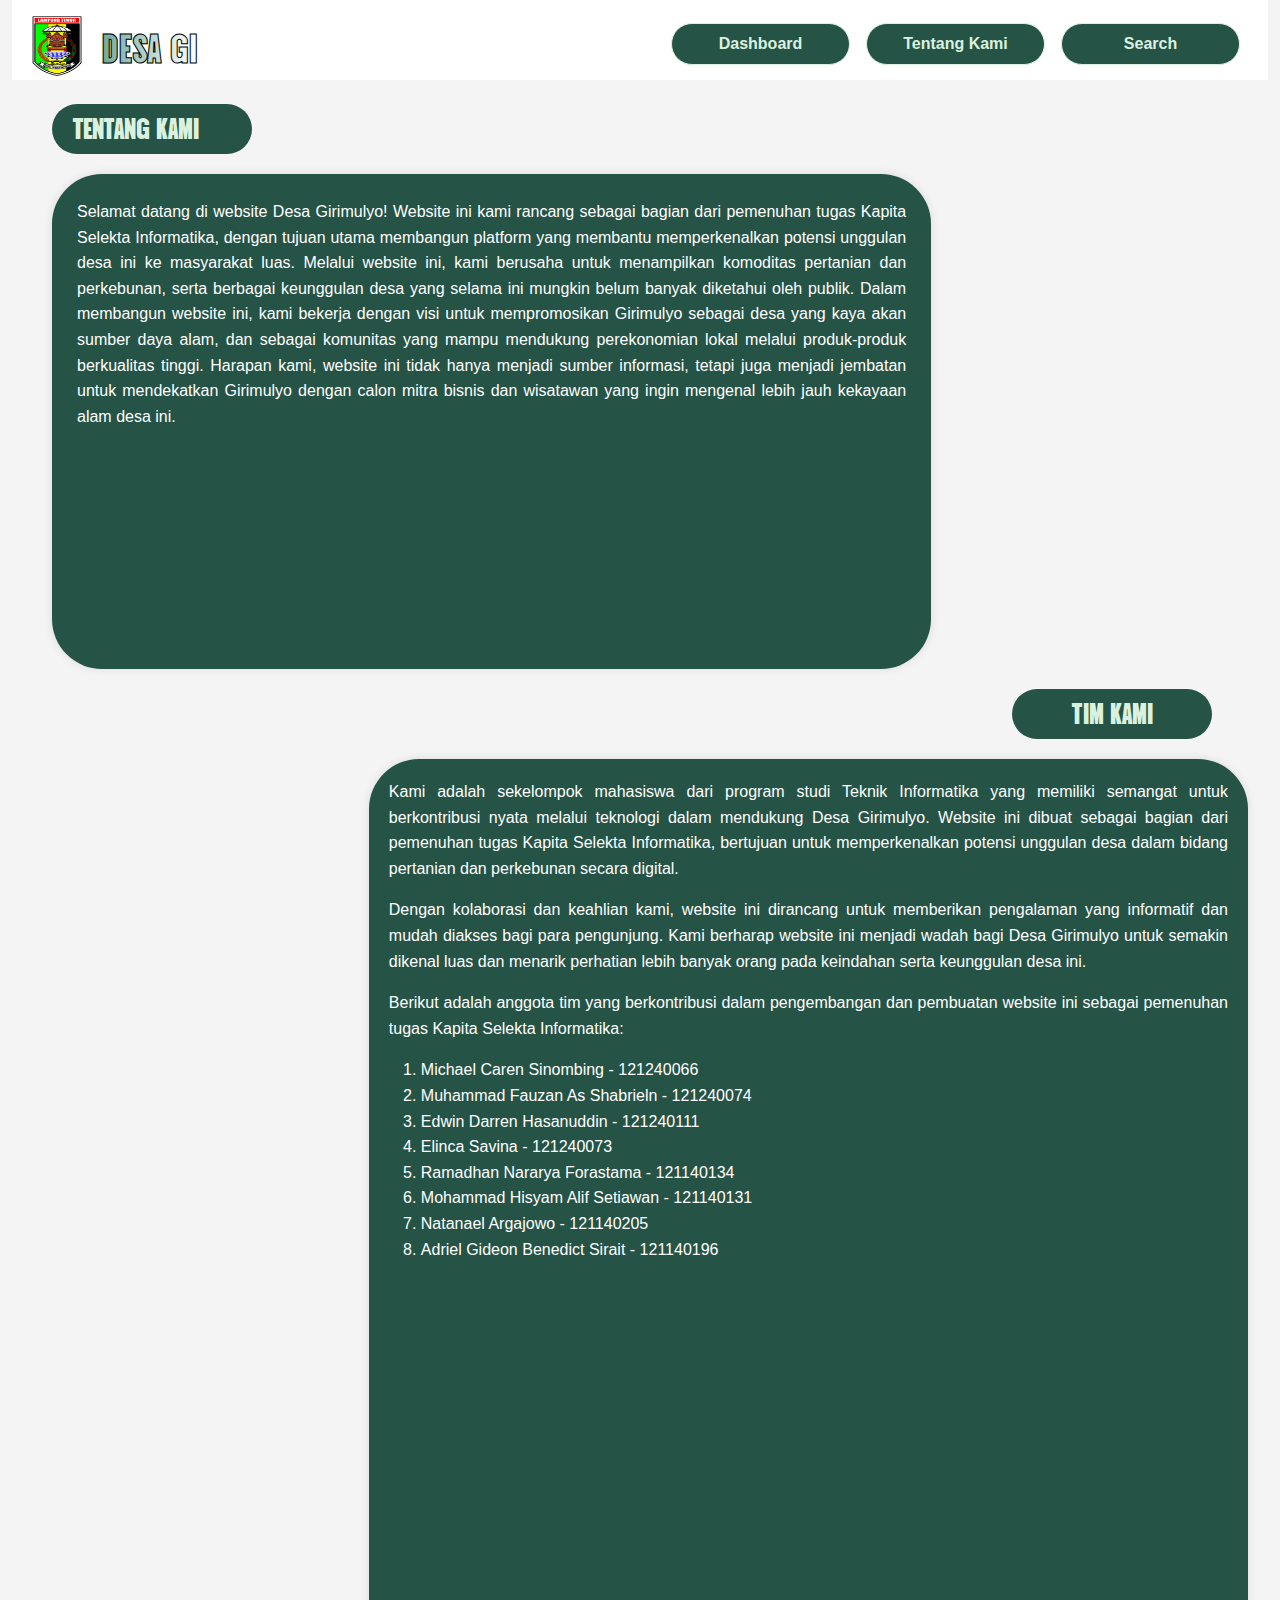
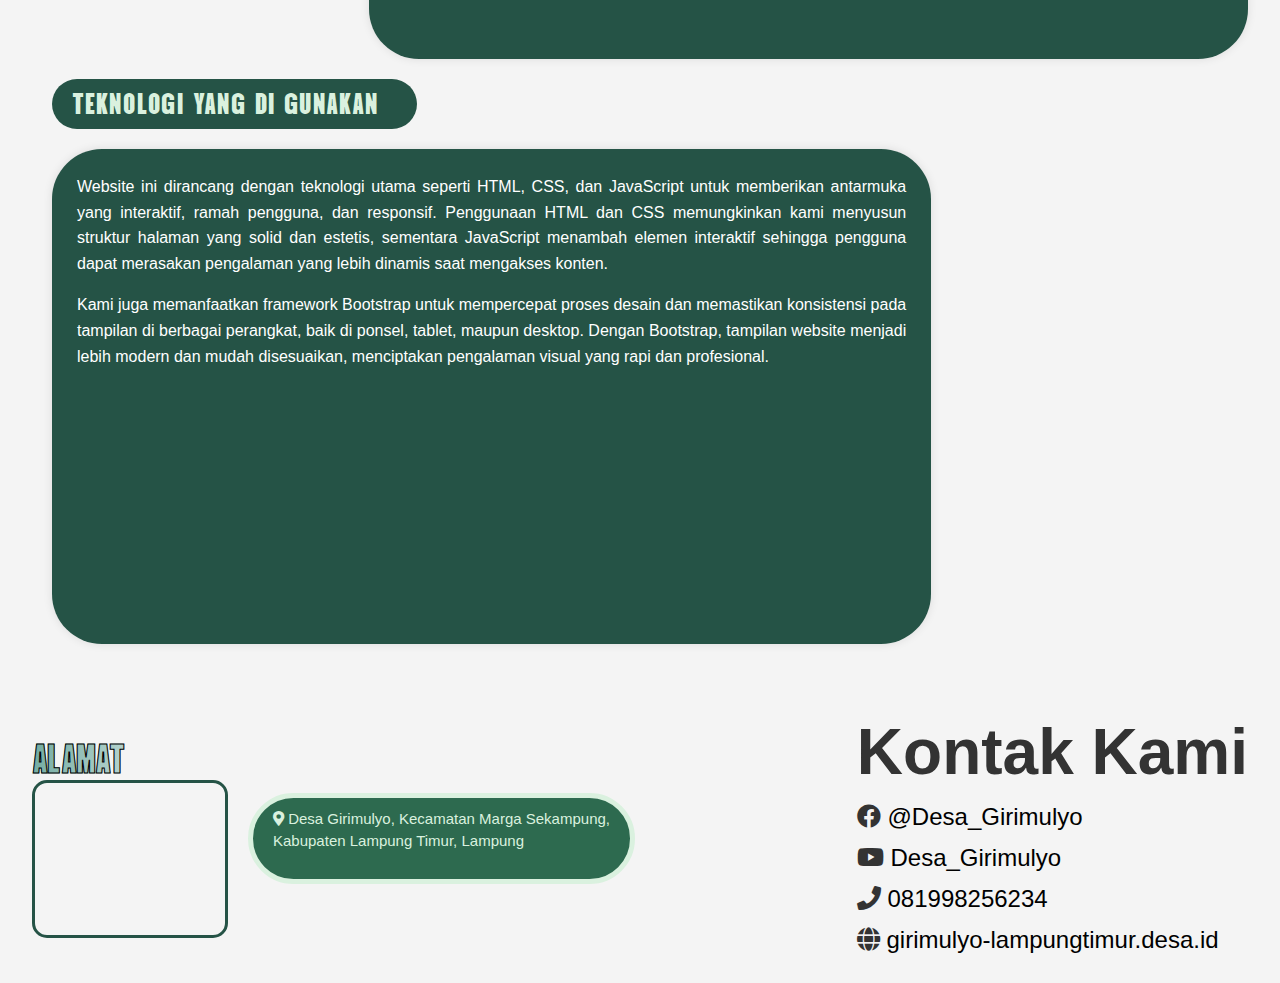
<file: tentang_kami/index.html>
<!DOCTYPE html>
<html lang="en">
<head>
    <meta charset="UTF-8">
    <meta name="viewport" content="width=device-width, initial-scale=1.0">
    <title>Desa Girimulyo</title>
   <link rel="stylesheet" href="css/bootstrap.min.css">
    <link rel="stylesheet" href="https://cdnjs.cloudflare.com/ajax/libs/font-awesome/5.15.3/css/all.min.css">
    <link rel="stylesheet" href="css/styles.css">
</head>
<body>
    <div class="container-fluid">
        <div class="container-fluid px-0">
            <header class="py-3">
                <div class="container-fluid d-flex justify-content-between align-items-center px-0">
                  <div class="d-flex align-items-center">
                    <img src="../asset/logo.png" alt="Logo Desa Girimulyo" class="mr-2" style="width: 50px;">
                    <h1 id="judul" class="h4 mb-0 stroked-text ml-10"></h1>
                  </div>
                    <nav class="ml-auto">
                        <ul class="nav">
                            <div class="dashboard">
                                <li class="nav-item mx-2"><a href="../index.php" class="nav-link">Dashboard</a></li>
                            </div>
                            <div class="tentang-kami">
                                <li class="nav-item mx-2"><a href="#" class="nav-link">Tentang Kami</a></li>
                            </div>
                            <div class="search">
                                <li class="nav-item mx-2"><a href="../search.php" class="nav-link">Search</a></li>
                            </div>
                        </ul>
                    </nav>
                </div>
            </header>
        </div>

        <!-- Content -->
        <div class="container-fluid mt-4 px-0 main">
            <div class="section-title">TENTANG KAMI</div>
            <div class="content-box">
                <p>Selamat datang di website Desa Girimulyo! Website ini kami rancang sebagai bagian dari pemenuhan tugas Kapita Selekta Informatika, dengan tujuan utama membangun platform yang membantu memperkenalkan potensi unggulan desa ini ke masyarakat luas. Melalui website ini, kami berusaha untuk menampilkan komoditas pertanian dan perkebunan, serta berbagai keunggulan desa yang selama ini mungkin belum banyak diketahui oleh publik. Dalam membangun website ini, kami bekerja dengan visi untuk mempromosikan Girimulyo sebagai desa yang kaya akan sumber daya alam, dan sebagai komunitas yang mampu mendukung perekonomian lokal melalui produk-produk berkualitas tinggi. Harapan kami, website ini tidak hanya menjadi sumber informasi, tetapi juga menjadi jembatan untuk mendekatkan Girimulyo dengan calon mitra bisnis dan wisatawan yang ingin mengenal lebih jauh kekayaan alam desa ini.</p>
            </div>

            <div class="section-title tim-kami">TIM KAMI</div>
            <div class="content-box-1">
                <p>Kami adalah sekelompok mahasiswa dari program studi Teknik Informatika yang memiliki semangat untuk berkontribusi nyata melalui teknologi dalam mendukung Desa Girimulyo. Website ini dibuat sebagai bagian dari pemenuhan tugas Kapita Selekta Informatika, bertujuan untuk memperkenalkan potensi unggulan desa dalam bidang pertanian dan perkebunan secara digital.</p>
                <p>Dengan kolaborasi dan keahlian kami, website ini dirancang untuk memberikan pengalaman yang informatif dan mudah diakses bagi para pengunjung. Kami berharap website ini menjadi wadah bagi Desa Girimulyo untuk semakin dikenal luas dan menarik perhatian lebih banyak orang pada keindahan serta keunggulan desa ini.</p>
                <p>Berikut adalah anggota tim yang berkontribusi dalam pengembangan dan pembuatan website ini sebagai pemenuhan tugas Kapita Selekta Informatika:</p>
                <ol>
                    <li>Michael Caren Sinombing - 121240066</li>
                    <li>Muhammad Fauzan As Shabrieln - 121240074</li>
                    <li>Edwin Darren Hasanuddin - 121240111</li>
                    <li>Elinca Savina - 121240073</li>
                    <li>Ramadhan Nararya Forastama - 121140134</li>
                    <li>Mohammad Hisyam Alif Setiawan - 121140131</li>
                    <li>Natanael Argajowo - 121140205</li>
                    <li>Adriel Gideon Benedict Sirait - 121140196</li>
                </ol>
            </div>

            <div class="section-title-1">TEKNOLOGI YANG DI GUNAKAN</div>
            <div class="content-box">
                <p>Website ini dirancang dengan teknologi utama seperti HTML, CSS, dan JavaScript untuk memberikan antarmuka yang interaktif, ramah pengguna, dan responsif. Penggunaan HTML dan CSS memungkinkan kami menyusun struktur halaman yang solid dan estetis, sementara JavaScript menambah elemen interaktif sehingga pengguna dapat merasakan pengalaman yang lebih dinamis saat mengakses konten.</p>
                <p>Kami juga memanfaatkan framework Bootstrap untuk mempercepat proses desain dan memastikan konsistensi pada tampilan di berbagai perangkat, baik di ponsel, tablet, maupun desktop. Dengan Bootstrap, tampilan website menjadi lebih modern dan mudah disesuaikan, menciptakan pengalaman visual yang rapi dan profesional.</p>
            </div>

            <!-- Footer -->
            <div class="container-fluid footer">
                <div class="alamat-section">
                    <div class="map-section">
                        <h1 class="h4 mb-0 stroked-text ml-10">ALAMAT</h1>
                        <iframe src="https://www.google.com/maps/embed?pb=!1m18!1m12!1m3!1d127116.82350003041!2d105.62382669099243!3d-5.3556621307478265!2m3!1f0!2f0!3f0!3m2!1i1024!2i768!4f13.1!3m3!1m2!1s0x2e40fa74b7e221d5%3A0x817a9b8bad9cd211!2sGiri%20Mulyo%2C%20Marga%20Sekapung%2C%20East%20Lampung%20Regency%2C%20Lampung!5e0!3m2!1sen!2sid!4v1731400638124!5m2!1sen!2sid" allowfullscreen="" loading="lazy" referrerpolicy="no-referrer-when-downgrade"></iframe>
                    </div>
                    <div class="alamat-text">
                        <p>
                            <i class="fas fa-map-marker-alt"></i>
                                Desa Girimulyo, Kecamatan Marga Sekampung,
                                <br/>
                                Kabupaten Lampung Timur, Lampung
                        </p>
                    </div>
                </div>
                <div class="kontak-section">
                    <h2>Kontak Kami</h2>
                    <p><i class="fab fa-facebook"></i> <a href="https://www.facebook.com/groups/3335658526505631/?ref=share&mibextid=NSMWBT">@Desa_Girimulyo</a></p>
                    <p><i class="fab fa-youtube"></i> <a href="https://youtube.com/@gmcreatortmmediajalanan?si=clgJOhPXx8Bg_s9J">Desa_Girimulyo</a></p>
                    <p><i class="fas fa-phone"></i> <a 
                        href="https://wa.me/6281998256234?text=Halo, saya tertarik dengan produk di Desa Girimulyo. Apakah bisa bertanya lebih lanjut?" 
                        target="_blank">
                        081998256234
                    </a></p>
                    <p><i class="fas fa-globe"></i> <a href="http://girimulyo-lampungtimur.desa.id/">girimulyo-lampungtimur.desa.id</a></p>
                </div>
            </div>
        </div>
    </div>

   <script src="script_tk.js"></script>
</body>
</html>
</file>
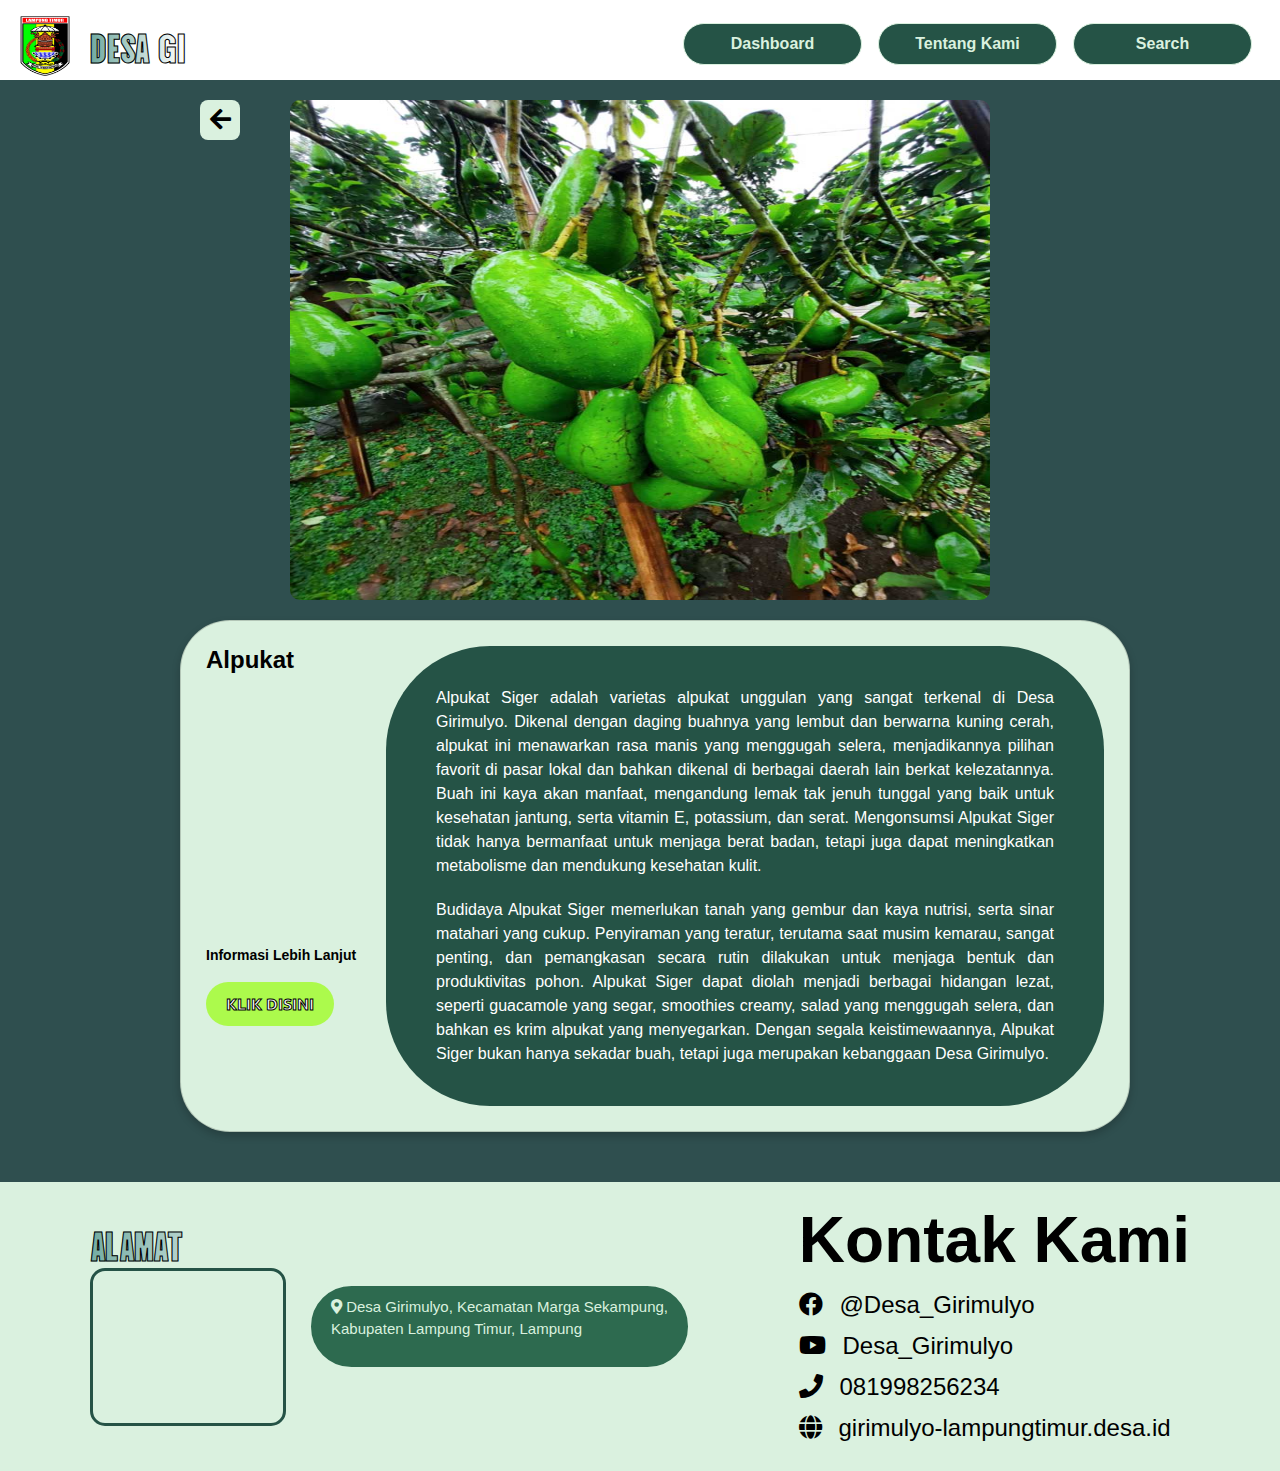
<file: produk/alpukat.html>
<!DOCTYPE html>
<html lang="en">
<head>
    <meta charset="UTF-8">
    <meta name="viewport" content="width=device-width, initial-scale=1.0">
    <title>Alpukat Siger</title>
    <link rel="icon" href="../asset/logo.png" type="x-icon">
    <link rel="stylesheet" href="https://cdnjs.cloudflare.com/ajax/libs/font-awesome/5.15.3/css/all.min.css">
    <link rel="stylesheet" href="css/bootstrap.min.css">
    <link rel="stylesheet" href="css/styles.css">
</head>
<body>
    <header class="py-3">
        <div class="container-fluid d-flex justify-content-between align-items-center px-0">
          <div class="d-flex align-items-center">
            <img src="../asset/logo.png" alt="Logo Desa Girimulyo" class="mr-2" style="width: 50px;">
            <h1 id="judul" class="h4 mb-0 stroked-text ml-10"></h1>
          </div>
          <nav class="ml-auto">
            <ul class="nav">
                <div class="dashboard">
                    <li class="nav-item mx-2"><a href="../index.php" class="nav-link">Dashboard</a></li>
                </div>
                <div class="tentang-kami">
                    <li class="nav-item mx-2"><a href="../tentang_kami/index.html" class="nav-link">Tentang Kami</a></li>
                </div>
                <div class="search">
                    <li class="nav-item mx-2"><a href="../search.php" class="nav-link">Search</a></li>
                </div>
            </ul>
          </nav>
        </div>
    </header>
    
    <div class="main-content">
        <button class="back-button"><i class="fas fa-arrow-left"></i></button>
        <img src="assets/alpukat.jpg" alt="Gambar Alpukat" class="main-image">
    </div>

    <div class="card">
        <div class="left-section">
            <h2><strong>Alpukat</strong></h2>
            <p><strong>Informasi Lebih Lanjut</strong></p>
            <a href="https://wa.me/6282282105258" class="button">KLIK DISINI</a>
        </div>
        <div class="right-section">
            <p>
                Alpukat Siger adalah varietas alpukat unggulan yang sangat terkenal di Desa Girimulyo. Dikenal dengan daging buahnya yang lembut dan berwarna kuning cerah, alpukat ini menawarkan rasa manis yang menggugah selera, menjadikannya pilihan favorit di pasar lokal dan bahkan dikenal di berbagai daerah lain berkat kelezatannya. Buah ini kaya akan manfaat, mengandung lemak tak jenuh tunggal yang baik untuk kesehatan jantung, serta vitamin E, potassium, dan serat. Mengonsumsi Alpukat Siger tidak hanya bermanfaat untuk menjaga berat badan, tetapi juga dapat meningkatkan metabolisme dan mendukung kesehatan kulit.
            </p>
            <p>
                Budidaya Alpukat Siger memerlukan tanah yang gembur dan kaya nutrisi, serta sinar matahari yang cukup. Penyiraman yang teratur, terutama saat musim kemarau, sangat penting, dan pemangkasan secara rutin dilakukan untuk menjaga bentuk dan produktivitas pohon. Alpukat Siger dapat diolah menjadi berbagai hidangan lezat, seperti guacamole yang segar, smoothies creamy, salad yang menggugah selera, dan bahkan es krim alpukat yang menyegarkan. Dengan segala keistimewaannya, Alpukat Siger bukan hanya sekadar buah, tetapi juga merupakan kebanggaan Desa Girimulyo.
            </p>
        </div>
    </div>

    <div class="container-fluid footer">
        <div class="alamat-section">
            <div class="map-section">
                <h1 class="h4 mb-0 stroked-text ml-10">ALAMAT</h1>
                <iframe src="https://www.google.com/maps/embed?pb=!1m18!1m12!1m3!1d127116.82350003041!2d105.62382669099243!3d-5.3556621307478265!2m3!1f0!2f0!3f0!3m2!1i1024!2i768!4f13.1!3m3!1m2!1s0x2e40fa74b7e221d5%3A0x817a9b8bad9cd211!2sGiri%20Mulyo%2C%20Marga%20Sekapung%2C%20East%20Lampung%20Regency%2C%20Lampung!5e0!3m2!1sen!2sid!4v1731400638124!5m2!1sen!2sid" allowfullscreen="" loading="lazy" referrerpolicy="no-referrer-when-downgrade"></iframe>
            </div>
            <div class="alamat-text">
                <p>
                    <i class="fas fa-map-marker-alt"></i>
                        Desa Girimulyo, Kecamatan Marga Sekampung,
                        <br/>
                        Kabupaten Lampung Timur, Lampung
                </p>
            </div>
        </div>
        <div class="kontak-section">
            <h2>Kontak Kami</h2>
            <p><i class="fab fa-facebook"></i> <a href="https://www.facebook.com/groups/3335658526505631/?ref=share&mibextid=NSMWBT">@Desa_Girimulyo</a></p>
            <p><i class="fab fa-youtube"></i> <a href="https://youtube.com/@gmcreatortmmediajalanan?si=clgJOhPXx8Bg_s9J">Desa_Girimulyo</a></p>
            <p><i class="fas fa-phone"></i> <a href="https://wa.me/6281998256234">081998256234</a></p>
            <p><i class="fas fa-globe"></i> <a href="http://girimulyo-lampungtimur.desa.id/">girimulyo-lampungtimur.desa.id</a></p>
        </div>
    </div>

    <script src="script_produk.js"></script>
</body>
</html>
</file>
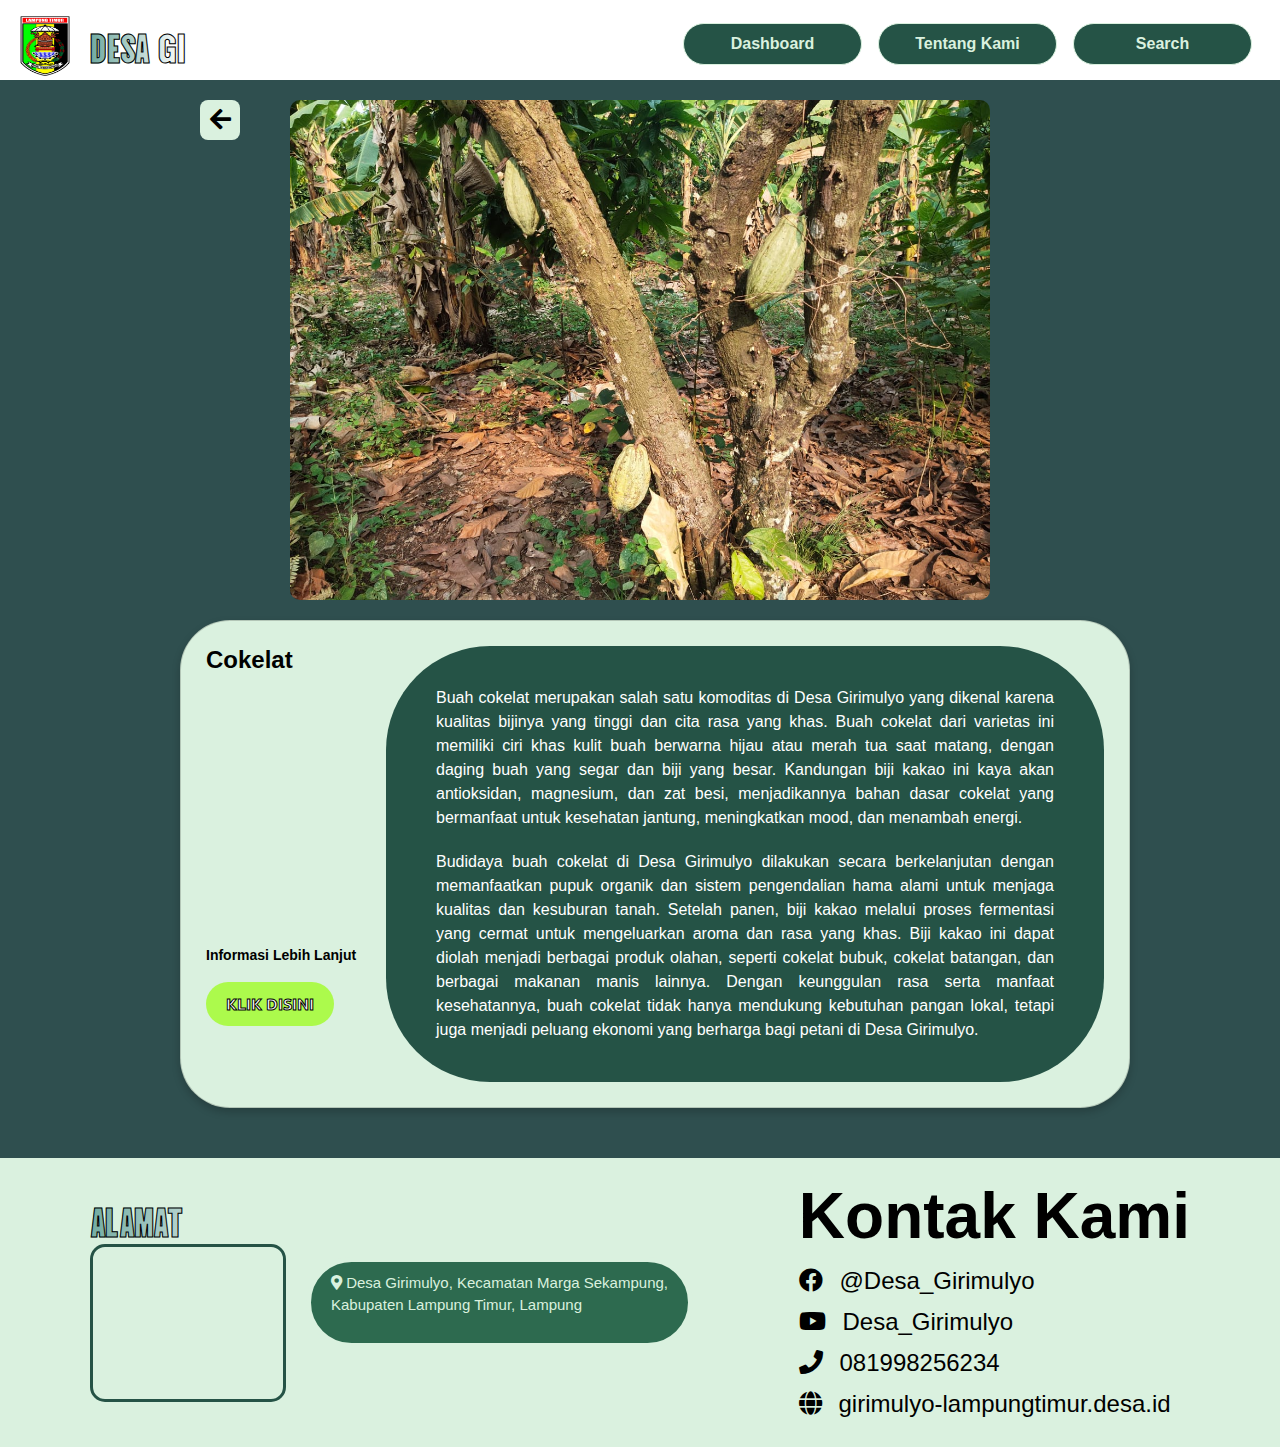
<file: produk/cokelat.html>
<!DOCTYPE html>
<html lang="en">
<head>
    <meta charset="UTF-8">
    <meta name="viewport" content="width=device-width, initial-scale=1.0">
    <title>Cokelat</title>
    <link rel="icon" href="../asset/logo.png" type="x-icon">
    <link rel="stylesheet" href="https://cdnjs.cloudflare.com/ajax/libs/font-awesome/5.15.3/css/all.min.css">
    <link rel="stylesheet" href="css/bootstrap.min.css">
    <link rel="stylesheet" href="css/styles.css">
</head>
<body>
    <header class="py-3">
        <div class="container-fluid d-flex justify-content-between align-items-center px-0">
          <div class="d-flex align-items-center">
            <img src="../asset/logo.png" alt="Logo Desa Girimulyo" class="mr-2" style="width: 50px;">
            <h1 id="judul" class="h4 mb-0 stroked-text ml-10"></h1>
          </div>
          <nav class="ml-auto">
            <ul class="nav">
                <div class="dashboard">
                    <li class="nav-item mx-2"><a href="../index.php" class="nav-link">Dashboard</a></li>
                </div>
                <div class="tentang-kami">
                    <li class="nav-item mx-2"><a href="../tentang_kami/index.html" class="nav-link">Tentang Kami</a></li>
                </div>
                <div class="search">
                    <li class="nav-item mx-2"><a href="../search.php" class="nav-link">Search</a></li>
                </div>
            </ul>
          </nav>
        </div>
    </header>
    
    <div class="main-content">
        <button class="back-button"><i class="fas fa-arrow-left"></i></button>
        <img src="assets/cokelat.jpg" alt="Gambar Cokelat" class="main-image">
    </div>

    <div class="card">
        <div class="left-section">
            <h2><strong>Cokelat</strong></h2>
            <p><strong>Informasi Lebih Lanjut</strong></p>
            <a href="https://wa.me/6282282105258" class="button">KLIK DISINI</a>
        </div>
        <div class="right-section">
            <p>
                Buah cokelat merupakan salah satu komoditas di Desa Girimulyo yang dikenal karena kualitas bijinya yang tinggi dan cita rasa yang khas. Buah cokelat dari varietas ini memiliki ciri khas kulit buah berwarna hijau atau merah tua saat matang, dengan daging buah yang segar dan biji yang besar. Kandungan biji kakao ini kaya akan antioksidan, magnesium, dan zat besi, menjadikannya bahan dasar cokelat yang bermanfaat untuk kesehatan jantung, meningkatkan mood, dan menambah energi.
            </p>
            <p>
                Budidaya buah cokelat di Desa Girimulyo dilakukan secara berkelanjutan dengan memanfaatkan pupuk organik dan sistem pengendalian hama alami untuk menjaga kualitas dan kesuburan tanah. Setelah panen, biji kakao melalui proses fermentasi yang cermat untuk mengeluarkan aroma dan rasa yang khas. Biji kakao ini dapat diolah menjadi berbagai produk olahan, seperti cokelat bubuk, cokelat batangan, dan berbagai makanan manis lainnya. Dengan keunggulan rasa serta manfaat kesehatannya, buah cokelat tidak hanya mendukung kebutuhan pangan lokal, tetapi juga menjadi peluang ekonomi yang berharga bagi petani di Desa Girimulyo.
            </p>
        </div>
    </div>

    <div class="container-fluid footer">
        <div class="alamat-section">
            <div class="map-section">
                <h1 class="h4 mb-0 stroked-text ml-10">ALAMAT</h1>
                <iframe src="https://www.google.com/maps/embed?pb=!1m18!1m12!1m3!1d127116.82350003041!2d105.62382669099243!3d-5.3556621307478265!2m3!1f0!2f0!3f0!3m2!1i1024!2i768!4f13.1!3m3!1m2!1s0x2e40fa74b7e221d5%3A0x817a9b8bad9cd211!2sGiri%20Mulyo%2C%20Marga%20Sekapung%2C%20East%20Lampung%20Regency%2C%20Lampung!5e0!3m2!1sen!2sid!4v1731400638124!5m2!1sen!2sid" allowfullscreen="" loading="lazy" referrerpolicy="no-referrer-when-downgrade"></iframe>
            </div>
            <div class="alamat-text">
                <p>
                    <i class="fas fa-map-marker-alt"></i>
                        Desa Girimulyo, Kecamatan Marga Sekampung,
                        <br/>
                        Kabupaten Lampung Timur, Lampung
                </p>
            </div>
        </div>
        <div class="kontak-section">
            <h2>Kontak Kami</h2>
            <p><i class="fab fa-facebook"></i> <a href="https://www.facebook.com/groups/3335658526505631/?ref=share&mibextid=NSMWBT">@Desa_Girimulyo</a></p>
            <p><i class="fab fa-youtube"></i> <a href="https://youtube.com/@gmcreatortmmediajalanan?si=clgJOhPXx8Bg_s9J">Desa_Girimulyo</a></p>
            <p><i class="fas fa-phone"></i> <a href="https://wa.me/6281998256234">081998256234</a></p>
            <p><i class="fas fa-globe"></i> <a href="http://girimulyo-lampungtimur.desa.id/">girimulyo-lampungtimur.desa.id</a></p>
        </div>
    </div>

    <script src="script_produk.js"></script>
</body>
</html>
</file>
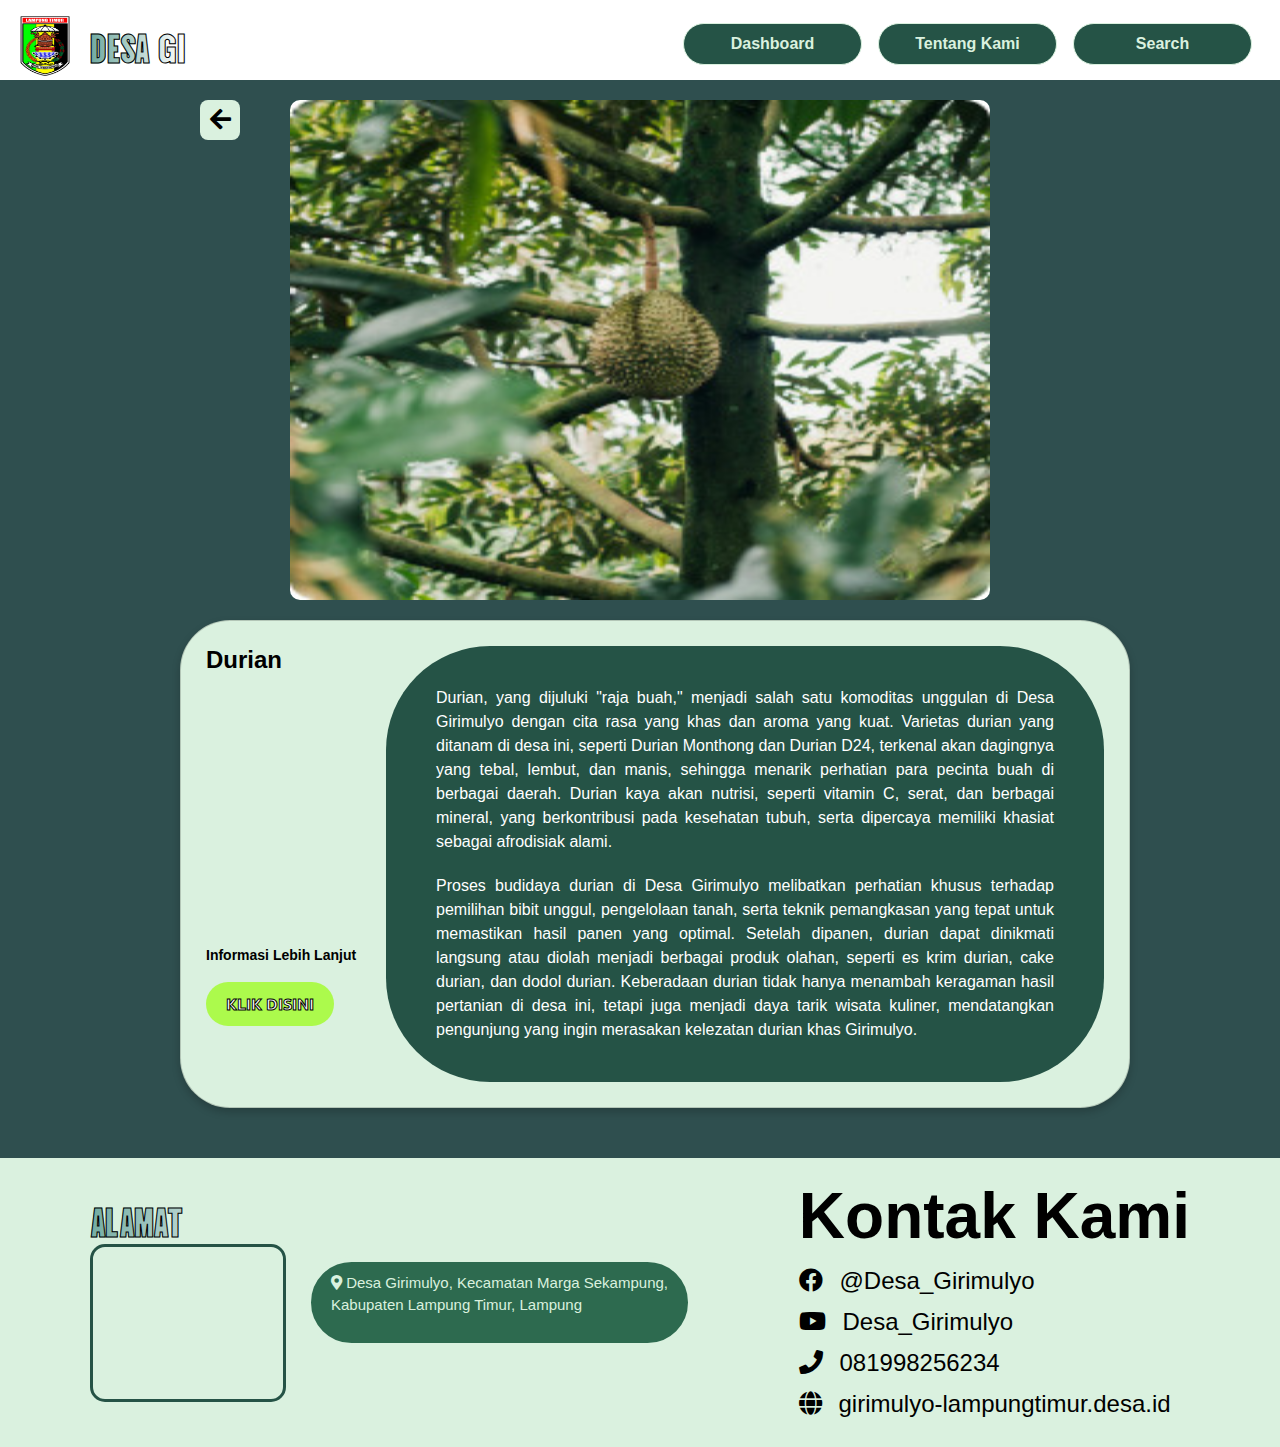
<file: produk/durian.html>
<!DOCTYPE html>
<html lang="en">
<head>
    <meta charset="UTF-8">
    <meta name="viewport" content="width=device-width, initial-scale=1.0">
    <title>Durian</title>
    <link rel="icon" href="../asset/logo.png" type="x-icon">
    <link rel="stylesheet" href="https://cdnjs.cloudflare.com/ajax/libs/font-awesome/5.15.3/css/all.min.css">
    <link rel="stylesheet" href="css/bootstrap.min.css">
    <link rel="stylesheet" href="css/styles.css">
</head>
<body>
    <header class="py-3">
        <div class="container-fluid d-flex justify-content-between align-items-center px-0">
          <div class="d-flex align-items-center">
            <img src="../asset/logo.png" alt="Logo Desa Girimulyo" class="mr-2" style="width: 50px;">
            <h1 id="judul" class="h4 mb-0 stroked-text ml-10"></h1>
          </div>
          <nav class="ml-auto">
            <ul class="nav">
                <div class="dashboard">
                    <li class="nav-item mx-2"><a href="../index.php" class="nav-link">Dashboard</a></li>
                </div>
                <div class="tentang-kami">
                    <li class="nav-item mx-2"><a href="../tentang_kami/index.html" class="nav-link">Tentang Kami</a></li>
                </div>
                <div class="search">
                    <li class="nav-item mx-2"><a href="../search.php" class="nav-link">Search</a></li>
                </div>
            </ul>
          </nav>
        </div>
    </header>
    
    <div class="main-content">
        <button class="back-button"><i class="fas fa-arrow-left"></i></button>
        <img src="assets/durian.jpg" alt="Gambar Durian" class="main-image">
    </div>

    <div class="card">
        <div class="left-section">
            <h2><strong>Durian</strong></h2>
            <p><strong>Informasi Lebih Lanjut</strong></p>
            <a href="https://wa.me/6282282105258" class="button">KLIK DISINI</a>
        </div>
        <div class="right-section">
            <p>
                Durian, yang dijuluki "raja buah," menjadi salah satu komoditas unggulan di Desa Girimulyo dengan cita rasa yang khas dan aroma yang kuat. Varietas durian yang ditanam di desa ini, seperti Durian Monthong dan Durian D24, terkenal akan dagingnya yang tebal, lembut, dan manis, sehingga menarik perhatian para pecinta buah di berbagai daerah. Durian kaya akan nutrisi, seperti vitamin C, serat, dan berbagai mineral, yang berkontribusi pada kesehatan tubuh, serta dipercaya memiliki khasiat sebagai afrodisiak alami.
            </p>
            <p>
                Proses budidaya durian di Desa Girimulyo melibatkan perhatian khusus terhadap pemilihan bibit unggul, pengelolaan tanah, serta teknik pemangkasan yang tepat untuk memastikan hasil panen yang optimal. Setelah dipanen, durian dapat dinikmati langsung atau diolah menjadi berbagai produk olahan, seperti es krim durian, cake durian, dan dodol durian. Keberadaan durian tidak hanya menambah keragaman hasil pertanian di desa ini, tetapi juga menjadi daya tarik wisata kuliner, mendatangkan pengunjung yang ingin merasakan kelezatan durian khas Girimulyo.
            </p>
        </div>
    </div>

    <div class="container-fluid footer">
        <div class="alamat-section">
            <div class="map-section">
                <h1 class="h4 mb-0 stroked-text ml-10">ALAMAT</h1>
                <iframe src="https://www.google.com/maps/embed?pb=!1m18!1m12!1m3!1d127116.82350003041!2d105.62382669099243!3d-5.3556621307478265!2m3!1f0!2f0!3f0!3m2!1i1024!2i768!4f13.1!3m3!1m2!1s0x2e40fa74b7e221d5%3A0x817a9b8bad9cd211!2sGiri%20Mulyo%2C%20Marga%20Sekapung%2C%20East%20Lampung%20Regency%2C%20Lampung!5e0!3m2!1sen!2sid!4v1731400638124!5m2!1sen!2sid" allowfullscreen="" loading="lazy" referrerpolicy="no-referrer-when-downgrade"></iframe>
            </div>
            <div class="alamat-text">
                <p>
                    <i class="fas fa-map-marker-alt"></i>
                        Desa Girimulyo, Kecamatan Marga Sekampung,
                        <br/>
                        Kabupaten Lampung Timur, Lampung
                </p>
            </div>
        </div>
        <div class="kontak-section">
            <h2>Kontak Kami</h2>
            <p><i class="fab fa-facebook"></i> <a href="https://www.facebook.com/groups/3335658526505631/?ref=share&mibextid=NSMWBT">@Desa_Girimulyo</a></p>
            <p><i class="fab fa-youtube"></i> <a href="https://youtube.com/@gmcreatortmmediajalanan?si=clgJOhPXx8Bg_s9J">Desa_Girimulyo</a></p>
            <p><i class="fas fa-phone"></i> <a href="https://wa.me/6281998256234">081998256234</a></p>
            <p><i class="fas fa-globe"></i> <a href="http://girimulyo-lampungtimur.desa.id/">girimulyo-lampungtimur.desa.id</a></p>
        </div>
    </div>

    <script src="script_produk.js"></script>
</body>
</html>
</file>
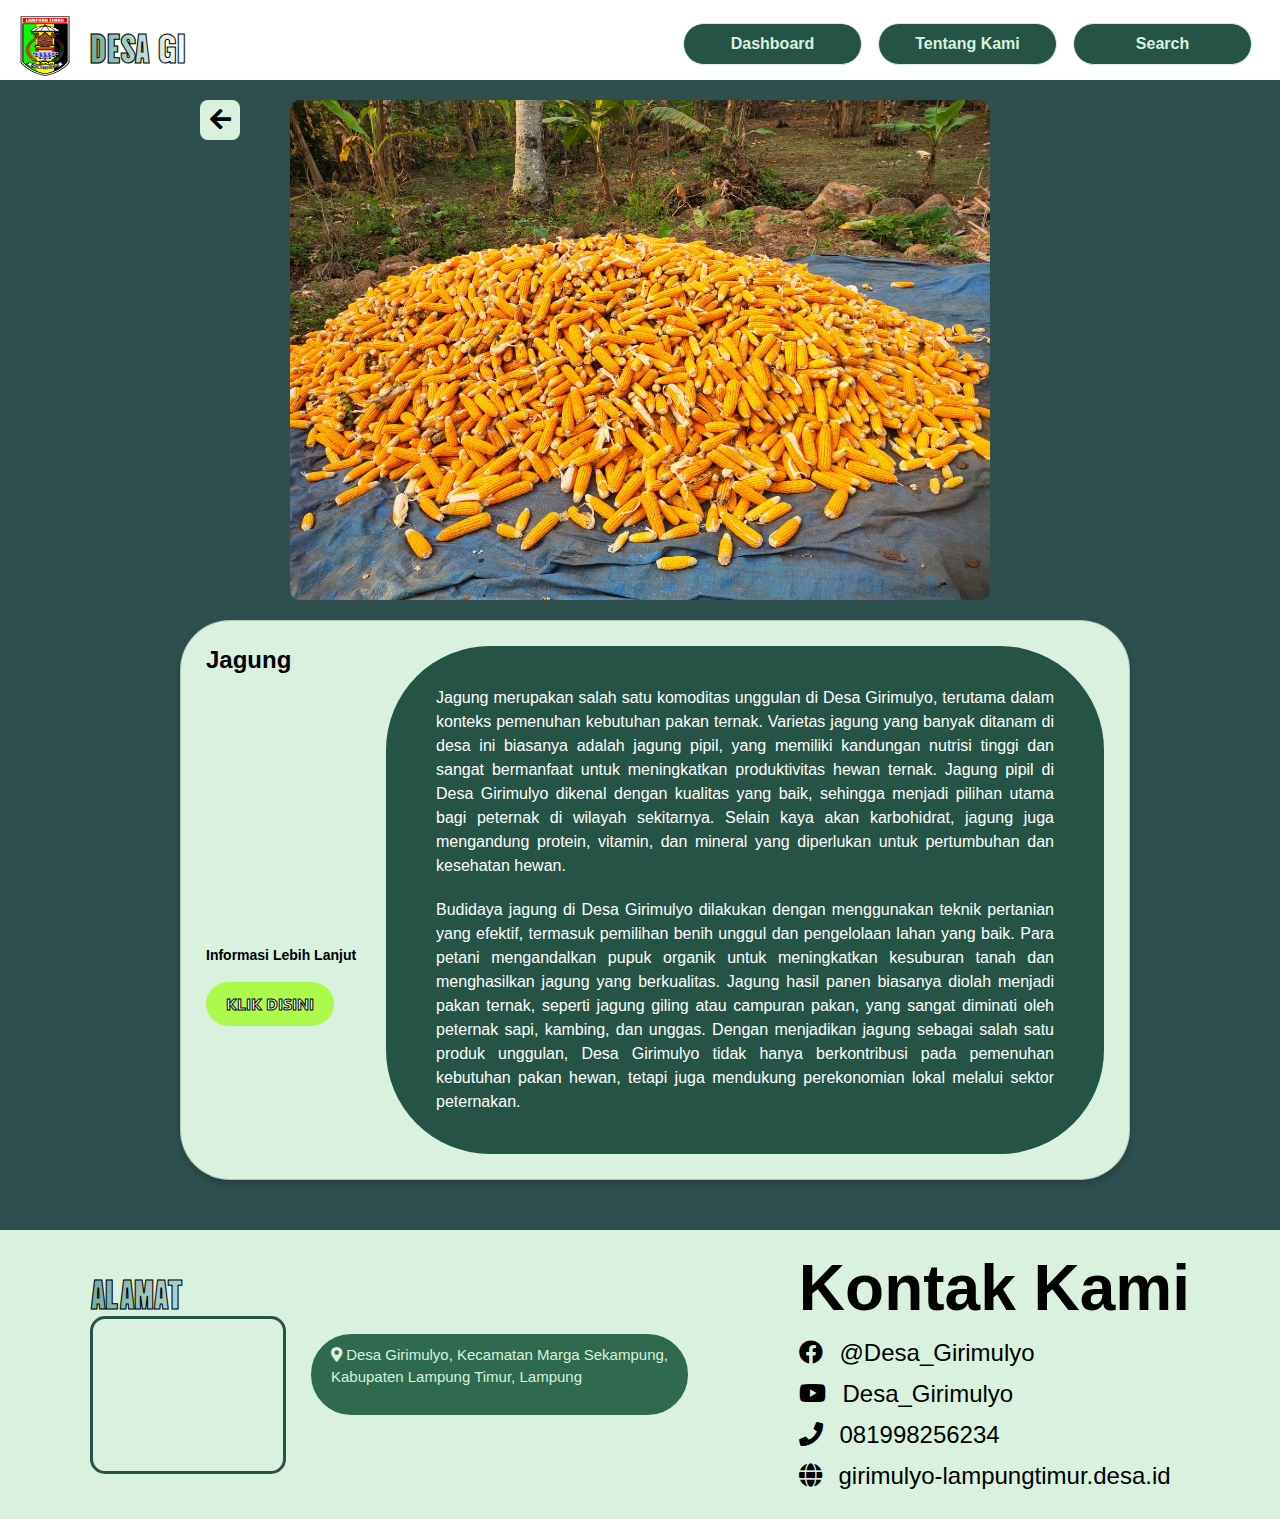
<file: produk/jagung.html>
<!DOCTYPE html>
<html lang="en">
<head>
    <meta charset="UTF-8">
    <meta name="viewport" content="width=device-width, initial-scale=1.0">
    <title>Jagung</title>
    <link rel="icon" href="../asset/logo.png" type="x-icon">
    <link rel="stylesheet" href="https://cdnjs.cloudflare.com/ajax/libs/font-awesome/5.15.3/css/all.min.css">
    <link rel="stylesheet" href="css/bootstrap.min.css">
    <link rel="stylesheet" href="css/styles.css">
</head>
<body>
    <header class="py-3">
        <div class="container-fluid d-flex justify-content-between align-items-center px-0">
          <div class="d-flex align-items-center">
            <img src="../asset/logo.png" alt="Logo Desa Girimulyo" class="mr-2" style="width: 50px;">
            <h1 id="judul" class="h4 mb-0 stroked-text ml-10"></h1>
          </div>
          <nav class="ml-auto">
            <ul class="nav">
                <div class="dashboard">
                    <li class="nav-item mx-2"><a href="../index.php" class="nav-link">Dashboard</a></li>
                </div>
                <div class="tentang-kami">
                    <li class="nav-item mx-2"><a href="../tentang_kami/index.html" class="nav-link">Tentang Kami</a></li>
                </div>
                <div class="search">
                    <li class="nav-item mx-2"><a href="../search.php" class="nav-link">Search</a></li>
                </div>
            </ul>
          </nav>
        </div>
    </header>
    
    <div class="main-content">
        <button class="back-button"><i class="fas fa-arrow-left"></i></button>
        <img src="assets/jagung.jpg" alt="Gambar Jagung" class="main-image">
    </div>

    <div class="card">
        <div class="left-section">
            <h2><strong>Jagung</strong></h2>
            <p><strong>Informasi Lebih Lanjut</strong></p>
            <a href="https://wa.me/6282282105258" class="button">KLIK DISINI</a>
        </div>
        <div class="right-section">
            <p>
                Jagung merupakan salah satu komoditas unggulan di Desa Girimulyo, terutama dalam konteks pemenuhan kebutuhan pakan ternak. Varietas jagung yang banyak ditanam di desa ini biasanya adalah jagung pipil, yang memiliki kandungan nutrisi tinggi dan sangat bermanfaat untuk meningkatkan produktivitas hewan ternak. Jagung pipil di Desa Girimulyo dikenal dengan kualitas yang baik, sehingga menjadi pilihan utama bagi peternak di wilayah sekitarnya. Selain kaya akan karbohidrat, jagung juga mengandung protein, vitamin, dan mineral yang diperlukan untuk pertumbuhan dan kesehatan hewan.
            </p>
            <p>
                Budidaya jagung di Desa Girimulyo dilakukan dengan menggunakan teknik pertanian yang efektif, termasuk pemilihan benih unggul dan pengelolaan lahan yang baik. Para petani mengandalkan pupuk organik untuk meningkatkan kesuburan tanah dan menghasilkan jagung yang berkualitas. Jagung hasil panen biasanya diolah menjadi pakan ternak, seperti jagung giling atau campuran pakan, yang sangat diminati oleh peternak sapi, kambing, dan unggas. Dengan menjadikan jagung sebagai salah satu produk unggulan, Desa Girimulyo tidak hanya berkontribusi pada pemenuhan kebutuhan pakan hewan, tetapi juga mendukung perekonomian lokal melalui sektor peternakan.
            </p>
        </div>
    </div>

    <div class="container-fluid footer">
        <div class="alamat-section">
            <div class="map-section">
                <h1 class="h4 mb-0 stroked-text ml-10">ALAMAT</h1>
                <iframe src="https://www.google.com/maps/embed?pb=!1m18!1m12!1m3!1d127116.82350003041!2d105.62382669099243!3d-5.3556621307478265!2m3!1f0!2f0!3f0!3m2!1i1024!2i768!4f13.1!3m3!1m2!1s0x2e40fa74b7e221d5%3A0x817a9b8bad9cd211!2sGiri%20Mulyo%2C%20Marga%20Sekapung%2C%20East%20Lampung%20Regency%2C%20Lampung!5e0!3m2!1sen!2sid!4v1731400638124!5m2!1sen!2sid" allowfullscreen="" loading="lazy" referrerpolicy="no-referrer-when-downgrade"></iframe>
            </div>
            <div class="alamat-text">
                <p>
                    <i class="fas fa-map-marker-alt"></i>
                        Desa Girimulyo, Kecamatan Marga Sekampung,
                        <br/>
                        Kabupaten Lampung Timur, Lampung
                </p>
            </div>
        </div>
        <div class="kontak-section">
            <h2>Kontak Kami</h2>
            <p><i class="fab fa-facebook"></i> <a href="https://www.facebook.com/groups/3335658526505631/?ref=share&mibextid=NSMWBT">@Desa_Girimulyo</a></p>
            <p><i class="fab fa-youtube"></i> <a href="https://youtube.com/@gmcreatortmmediajalanan?si=clgJOhPXx8Bg_s9J">Desa_Girimulyo</a></p>
            <p><i class="fas fa-phone"></i> <a href="https://wa.me/6281998256234">081998256234</a></p>
            <p><i class="fas fa-globe"></i> <a href="http://girimulyo-lampungtimur.desa.id/">girimulyo-lampungtimur.desa.id</a></p>
        </div>
    </div>

    <script src="script_produk.js"></script>
</body>
</html>
</file>
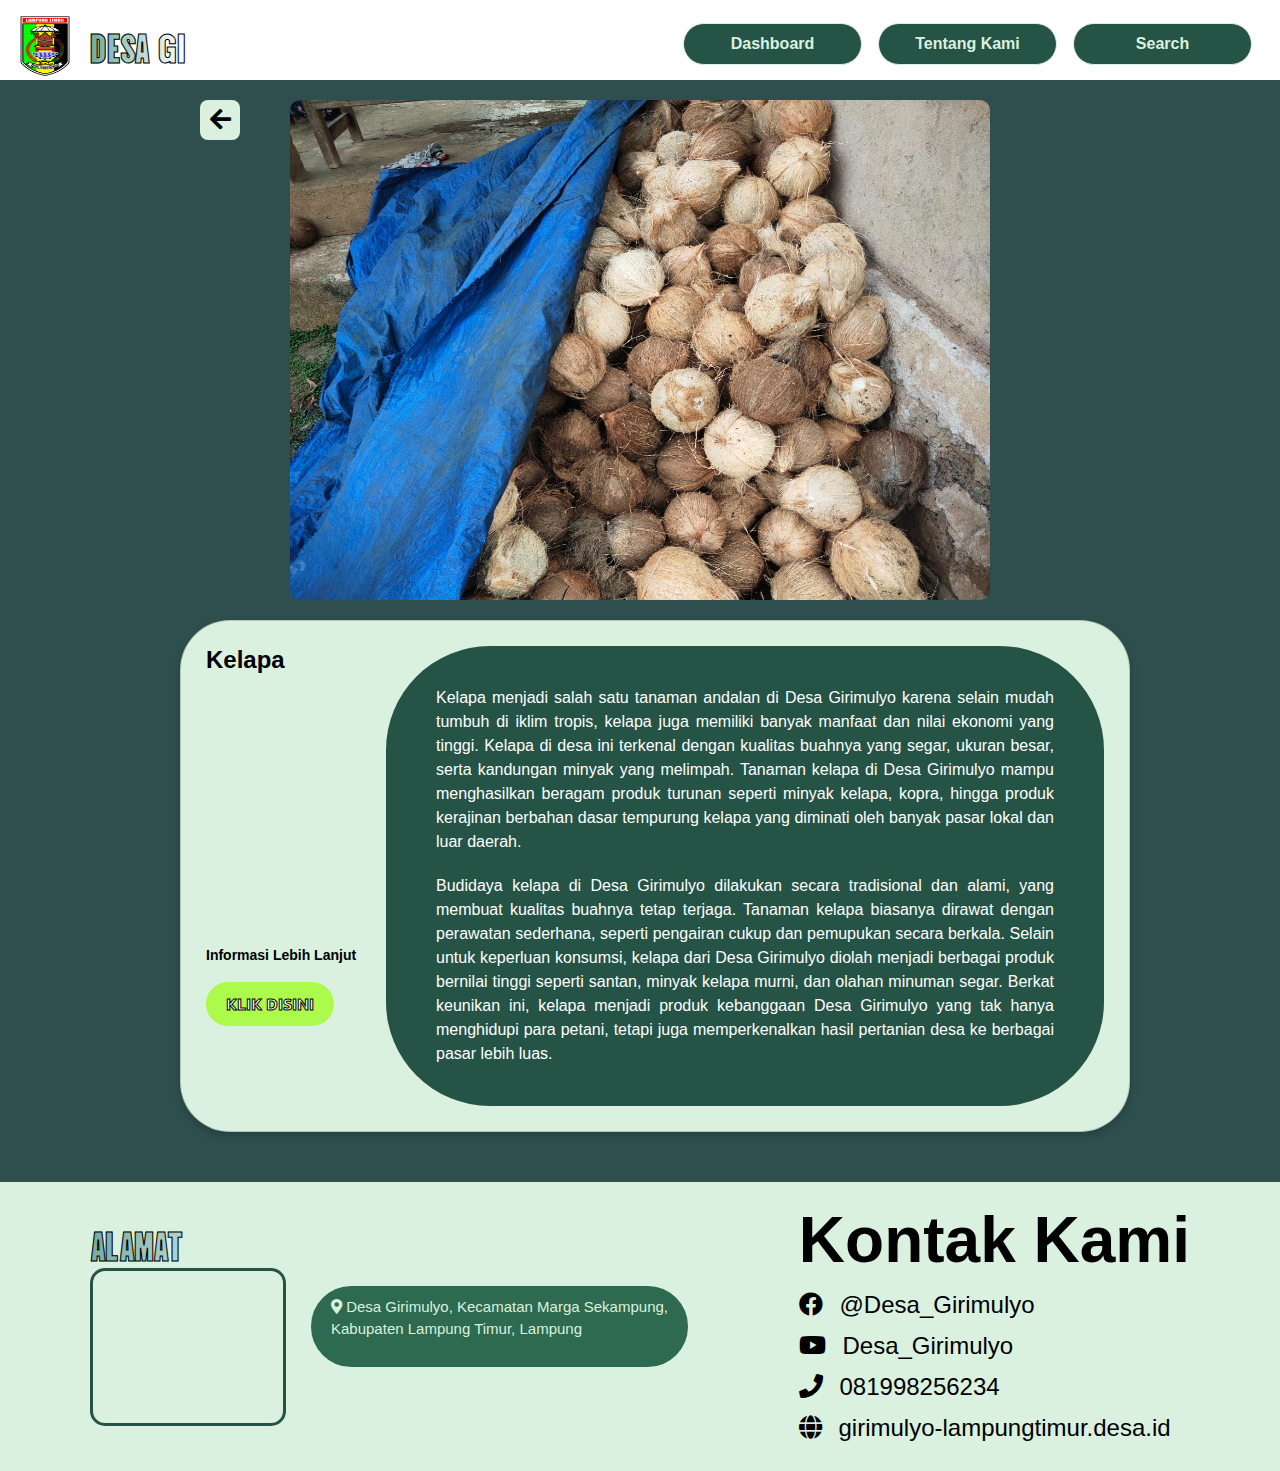
<file: produk/kelapa.html>
<!DOCTYPE html>
<html lang="en">
<head>
    <meta charset="UTF-8">
    <meta name="viewport" content="width=device-width, initial-scale=1.0">
    <title>Kelapa</title>
    <link rel="icon" href="../asset/logo.png" type="x-icon">
    <link rel="stylesheet" href="https://cdnjs.cloudflare.com/ajax/libs/font-awesome/5.15.3/css/all.min.css">
    <link rel="stylesheet" href="css/bootstrap.min.css">
    <link rel="stylesheet" href="css/styles.css">
</head>
<body>
    <header class="py-3">
        <div class="container-fluid d-flex justify-content-between align-items-center px-0">
          <div class="d-flex align-items-center">
            <img src="../asset/logo.png" alt="Logo Desa Girimulyo" class="mr-2" style="width: 50px;">
            <h1 id="judul" class="h4 mb-0 stroked-text ml-10"></h1>
          </div>
          <nav class="ml-auto">
            <ul class="nav">
                <div class="dashboard">
                    <li class="nav-item mx-2"><a href="../index.php" class="nav-link">Dashboard</a></li>
                </div>
                <div class="tentang-kami">
                    <li class="nav-item mx-2"><a href="../tentang_kami/index.html" class="nav-link">Tentang Kami</a></li>
                </div>
                <div class="search">
                    <li class="nav-item mx-2"><a href="../search.php" class="nav-link">Search</a></li>
                </div>
            </ul>
          </nav>
        </div>
    </header>
    
    <div class="main-content">
        <button class="back-button"><i class="fas fa-arrow-left"></i></button>
        <img src="assets/kelapa.jpg" alt="Gambar Kelapa" class="main-image">
    </div>

    <div class="card">
        <div class="left-section">
            <h2><strong>Kelapa</strong></h2>
            <p><strong>Informasi Lebih Lanjut</strong></p>
            <a href="https://wa.me/6282282105258" class="button">KLIK DISINI</a>
        </div>
        <div class="right-section">
            <p>
                Kelapa menjadi salah satu tanaman andalan di Desa Girimulyo karena selain mudah tumbuh di iklim tropis, kelapa juga memiliki banyak manfaat dan nilai ekonomi yang tinggi. Kelapa di desa ini terkenal dengan kualitas buahnya yang segar, ukuran besar, serta kandungan minyak yang melimpah. Tanaman kelapa di Desa Girimulyo mampu menghasilkan beragam produk turunan seperti minyak kelapa, kopra, hingga produk kerajinan berbahan dasar tempurung kelapa yang diminati oleh banyak pasar lokal dan luar daerah.
            </p>
            <p>
                Budidaya kelapa di Desa Girimulyo dilakukan secara tradisional dan alami, yang membuat kualitas buahnya tetap terjaga. Tanaman kelapa biasanya dirawat dengan perawatan sederhana, seperti pengairan cukup dan pemupukan secara berkala. Selain untuk keperluan konsumsi, kelapa dari Desa Girimulyo diolah menjadi berbagai produk bernilai tinggi seperti santan, minyak kelapa murni, dan olahan minuman segar. Berkat keunikan ini, kelapa menjadi produk kebanggaan Desa Girimulyo yang tak hanya menghidupi para petani, tetapi juga memperkenalkan hasil pertanian desa ke berbagai pasar lebih luas.
            </p>
        </div>
    </div>

    <div class="container-fluid footer">
        <div class="alamat-section">
            <div class="map-section">
                <h1 class="h4 mb-0 stroked-text ml-10">ALAMAT</h1>
                <iframe src="https://www.google.com/maps/embed?pb=!1m18!1m12!1m3!1d127116.82350003041!2d105.62382669099243!3d-5.3556621307478265!2m3!1f0!2f0!3f0!3m2!1i1024!2i768!4f13.1!3m3!1m2!1s0x2e40fa74b7e221d5%3A0x817a9b8bad9cd211!2sGiri%20Mulyo%2C%20Marga%20Sekapung%2C%20East%20Lampung%20Regency%2C%20Lampung!5e0!3m2!1sen!2sid!4v1731400638124!5m2!1sen!2sid" allowfullscreen="" loading="lazy" referrerpolicy="no-referrer-when-downgrade"></iframe>
            </div>
            <div class="alamat-text">
                <p>
                    <i class="fas fa-map-marker-alt"></i>
                        Desa Girimulyo, Kecamatan Marga Sekampung,
                        <br/>
                        Kabupaten Lampung Timur, Lampung
                </p>
            </div>
        </div>
        <div class="kontak-section">
            <h2>Kontak Kami</h2>
            <p><i class="fab fa-facebook"></i> <a href="https://www.facebook.com/groups/3335658526505631/?ref=share&mibextid=NSMWBT">@Desa_Girimulyo</a></p>
            <p><i class="fab fa-youtube"></i> <a href="https://youtube.com/@gmcreatortmmediajalanan?si=clgJOhPXx8Bg_s9J">Desa_Girimulyo</a></p>
            <p><i class="fas fa-phone"></i> <a href="https://wa.me/6281998256234">081998256234</a></p>
            <p><i class="fas fa-globe"></i> <a href="http://girimulyo-lampungtimur.desa.id/">girimulyo-lampungtimur.desa.id</a></p>
        </div>
    </div>

    <script src="script_produk.js"></script>
</body>
</html>
</file>
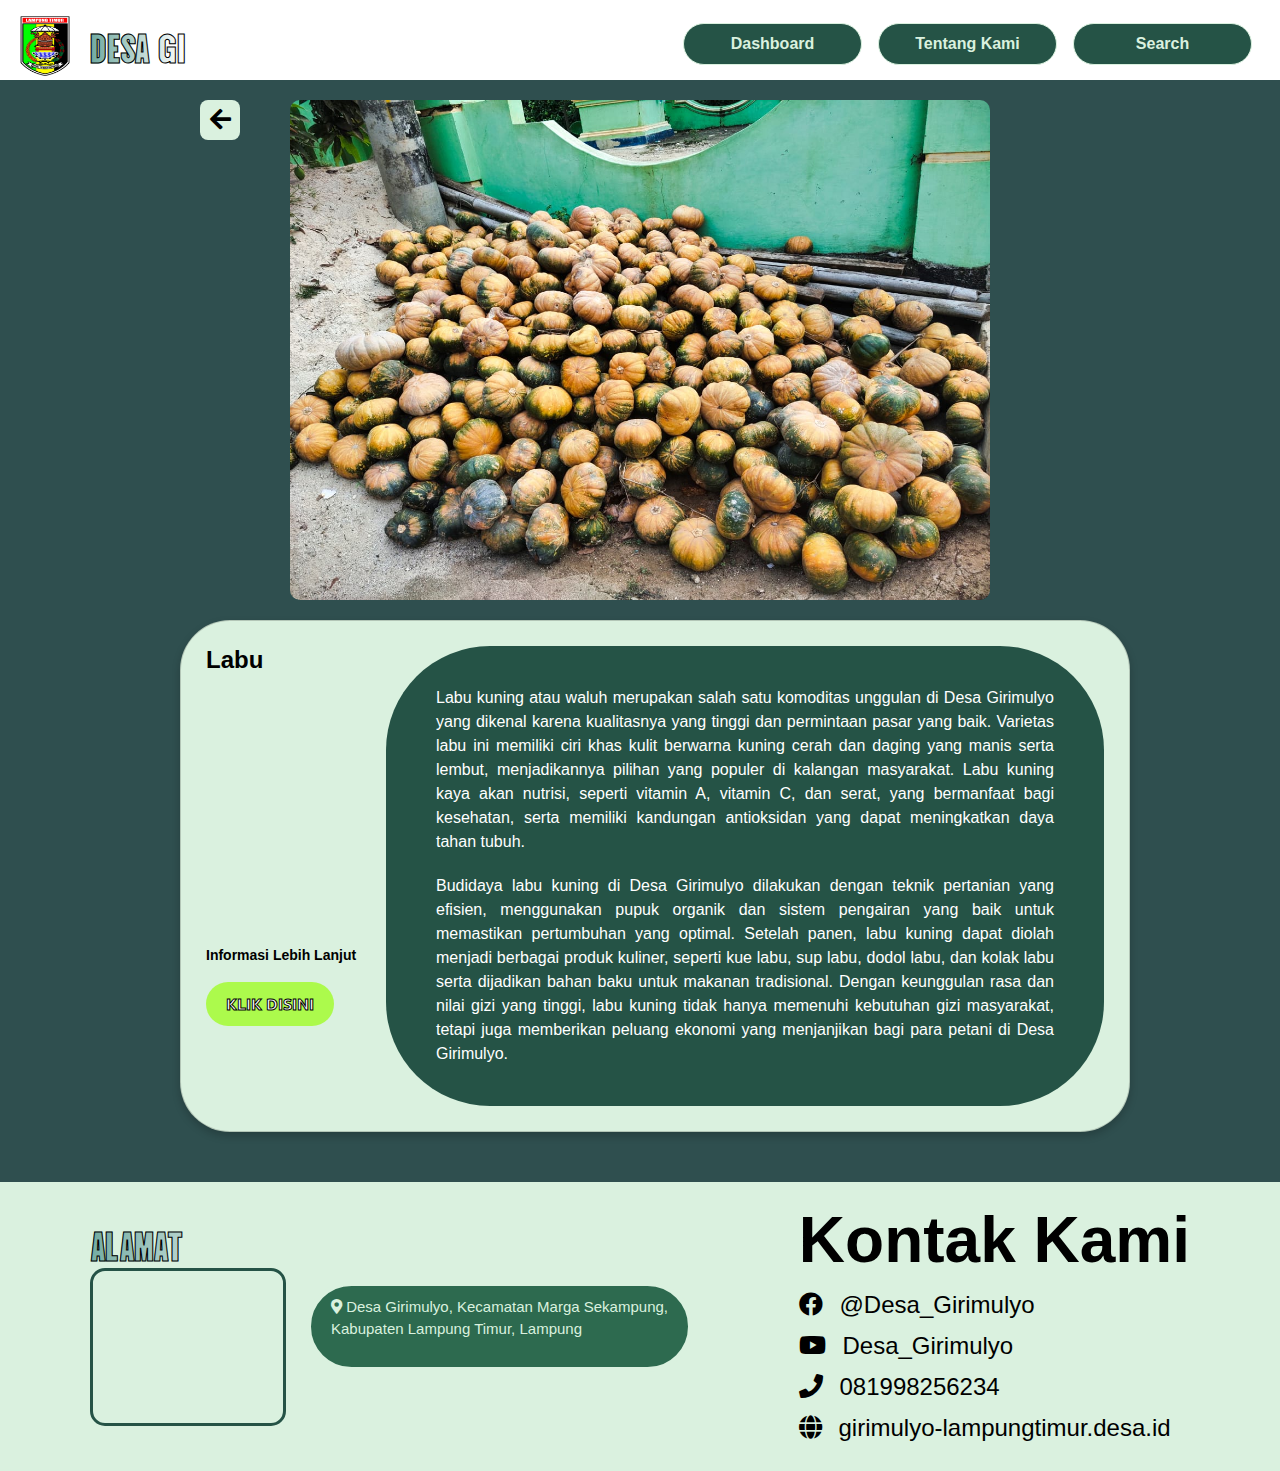
<file: produk/labu.html>
<!DOCTYPE html>
<html lang="en">
<head>
    <meta charset="UTF-8">
    <meta name="viewport" content="width=device-width, initial-scale=1.0">
    <title>Labu</title>
    <link rel="icon" href="../asset/logo.png" type="x-icon">
    <link rel="stylesheet" href="https://cdnjs.cloudflare.com/ajax/libs/font-awesome/5.15.3/css/all.min.css">
    <link rel="stylesheet" href="css/bootstrap.min.css">
    <link rel="stylesheet" href="css/styles.css">
</head>
<body>
    <header class="py-3">
        <div class="container-fluid d-flex justify-content-between align-items-center px-0">
          <div class="d-flex align-items-center">
            <img src="../asset/logo.png" alt="Logo Desa Girimulyo" class="mr-2" style="width: 50px;">
            <h1 id="judul" class="h4 mb-0 stroked-text ml-10"></h1>
          </div>
          <nav class="ml-auto">
            <ul class="nav">
                <div class="dashboard">
                    <li class="nav-item mx-2"><a href="../index.php" class="nav-link">Dashboard</a></li>
                </div>
                <div class="tentang-kami">
                    <li class="nav-item mx-2"><a href="../tentang_kami/index.html" class="nav-link">Tentang Kami</a></li>
                </div>
                <div class="search">
                    <li class="nav-item mx-2"><a href="../search.php" class="nav-link">Search</a></li>
                </div>
            </ul>
          </nav>
        </div>
    </header>
    
    <div class="main-content">
        <button class="back-button"><i class="fas fa-arrow-left"></i></button>
        <img src="assets/labu.jpg" alt="Gambar Labu" class="main-image">
    </div>

    <div class="card">
        <div class="left-section">
            <h2><strong>Labu</strong></h2>
            <p><strong>Informasi Lebih Lanjut</strong></p>
            <a href="https://wa.me/6282282105258" class="button">KLIK DISINI</a>
        </div>
        <div class="right-section">
            <p>
                Labu kuning atau waluh merupakan salah satu komoditas unggulan di Desa Girimulyo yang dikenal karena kualitasnya yang tinggi dan permintaan pasar yang baik. Varietas labu ini memiliki ciri khas kulit berwarna kuning cerah dan daging yang manis serta lembut, menjadikannya pilihan yang populer di kalangan masyarakat. Labu kuning kaya akan nutrisi, seperti vitamin A, vitamin C, dan serat, yang bermanfaat bagi kesehatan, serta memiliki kandungan antioksidan yang dapat meningkatkan daya tahan tubuh.
            </p>
            <p>
                Budidaya labu kuning di Desa Girimulyo dilakukan dengan teknik pertanian yang efisien, menggunakan pupuk organik dan sistem pengairan yang baik untuk memastikan pertumbuhan yang optimal. Setelah panen, labu kuning dapat diolah menjadi berbagai produk kuliner, seperti kue labu, sup labu,  dodol labu, dan kolak labu serta dijadikan bahan baku untuk makanan tradisional. Dengan keunggulan rasa dan nilai gizi yang tinggi, labu kuning tidak hanya memenuhi kebutuhan gizi masyarakat, tetapi juga memberikan peluang ekonomi yang menjanjikan bagi para petani di Desa Girimulyo. 
            </p>
        </div>
    </div>

    <div class="container-fluid footer">
        <div class="alamat-section">
            <div class="map-section">
                <h1 class="h4 mb-0 stroked-text ml-10">ALAMAT</h1>
                <iframe src="https://www.google.com/maps/embed?pb=!1m18!1m12!1m3!1d127116.82350003041!2d105.62382669099243!3d-5.3556621307478265!2m3!1f0!2f0!3f0!3m2!1i1024!2i768!4f13.1!3m3!1m2!1s0x2e40fa74b7e221d5%3A0x817a9b8bad9cd211!2sGiri%20Mulyo%2C%20Marga%20Sekapung%2C%20East%20Lampung%20Regency%2C%20Lampung!5e0!3m2!1sen!2sid!4v1731400638124!5m2!1sen!2sid" allowfullscreen="" loading="lazy" referrerpolicy="no-referrer-when-downgrade"></iframe>
            </div>
            <div class="alamat-text">
                <p>
                    <i class="fas fa-map-marker-alt"></i>
                        Desa Girimulyo, Kecamatan Marga Sekampung,
                        <br/>
                        Kabupaten Lampung Timur, Lampung
                </p>
            </div>
        </div>
        <div class="kontak-section">
            <h2>Kontak Kami</h2>
            <p><i class="fab fa-facebook"></i> <a href="https://www.facebook.com/groups/3335658526505631/?ref=share&mibextid=NSMWBT">@Desa_Girimulyo</a></p>
            <p><i class="fab fa-youtube"></i> <a href="https://youtube.com/@gmcreatortmmediajalanan?si=clgJOhPXx8Bg_s9J">Desa_Girimulyo</a></p>
            <p><i class="fas fa-phone"></i> <a href="https://wa.me/6281998256234">081998256234</a></p>
            <p><i class="fas fa-globe"></i> <a href="http://girimulyo-lampungtimur.desa.id/">girimulyo-lampungtimur.desa.id</a></p>
        </div>
    </div>

    <script src="script_produk.js"></script>
</body>
</html>
</file>
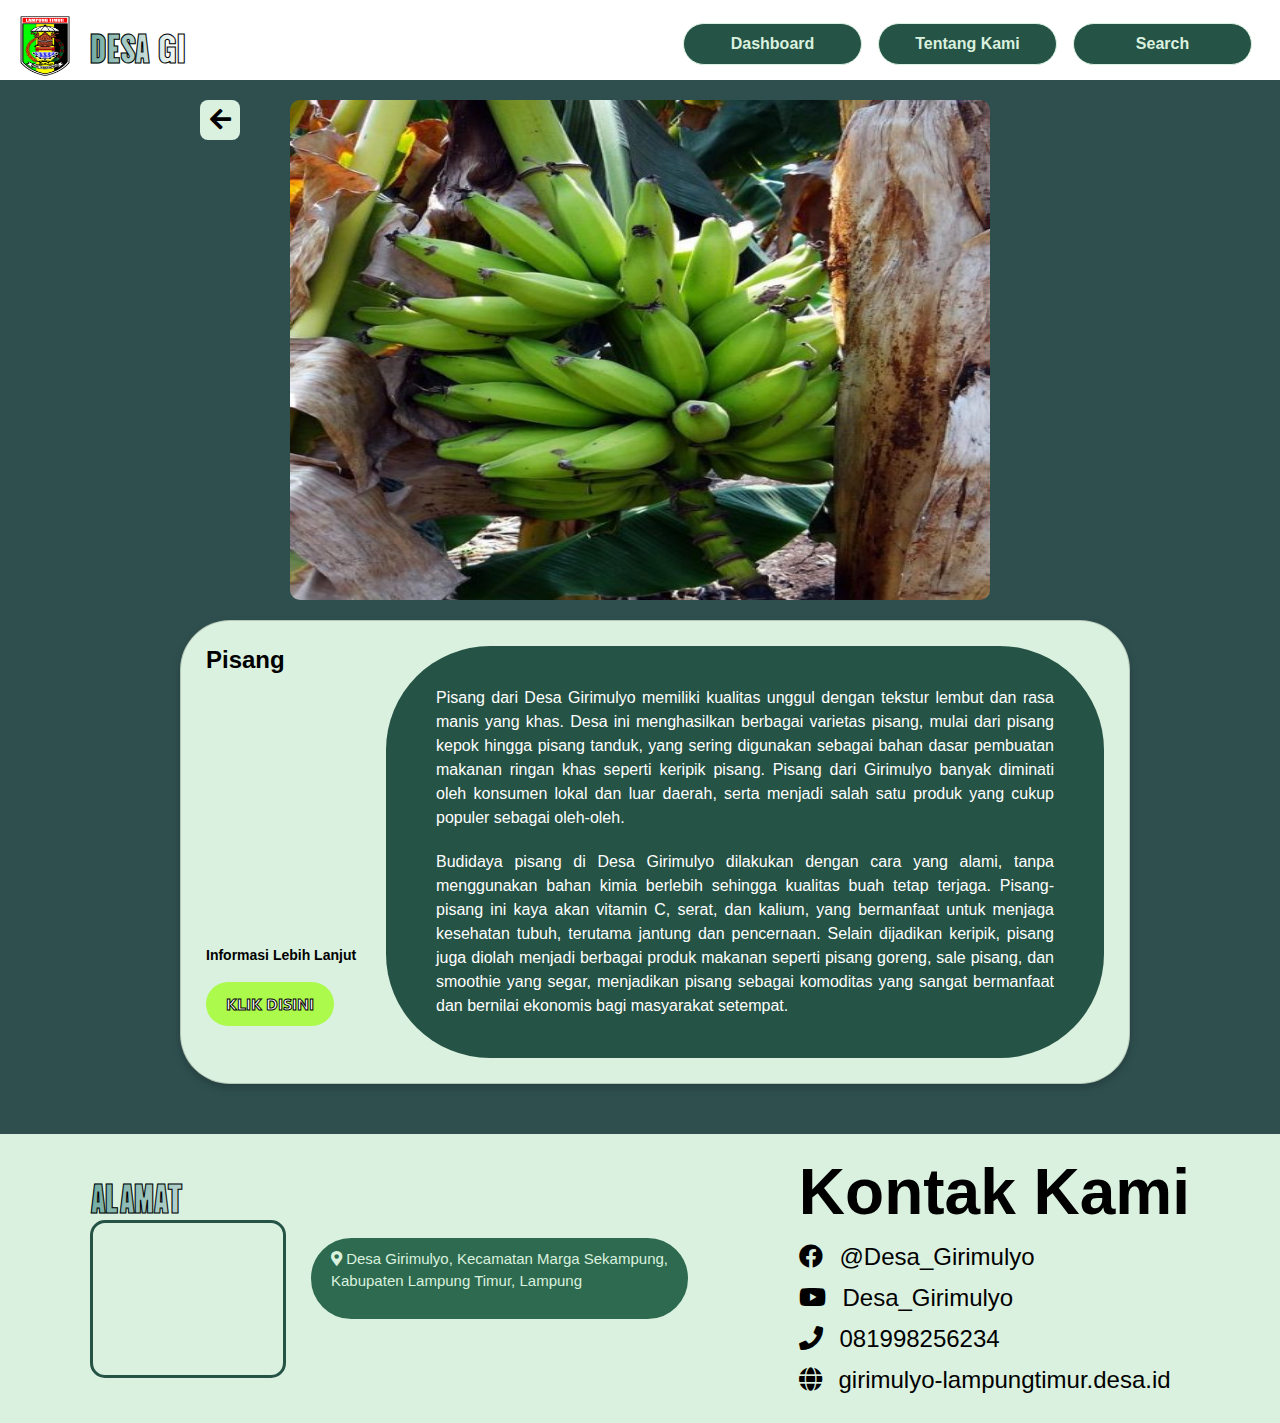
<file: produk/pisang.html>
<!DOCTYPE html>
<html lang="en">
<head>
    <meta charset="UTF-8">
    <meta name="viewport" content="width=device-width, initial-scale=1.0">
    <title>Pisang</title>
    <link rel="icon" href="../asset/logo.png" type="x-icon">
    <link rel="stylesheet" href="https://cdnjs.cloudflare.com/ajax/libs/font-awesome/5.15.3/css/all.min.css">
    <link rel="stylesheet" href="css/bootstrap.min.css">
    <link rel="stylesheet" href="css/styles.css">
</head>
<body>
    <header class="py-3">
        <div class="container-fluid d-flex justify-content-between align-items-center px-0">
          <div class="d-flex align-items-center">
            <img src="../asset/logo.png" alt="Logo Desa Girimulyo" class="mr-2" style="width: 50px;">
            <h1 id="judul" class="h4 mb-0 stroked-text ml-10"></h1>
          </div>
          <nav class="ml-auto">
            <ul class="nav">
                <div class="dashboard">
                    <li class="nav-item mx-2"><a href="../index.php" class="nav-link">Dashboard</a></li>
                </div>
                <div class="tentang-kami">
                    <li class="nav-item mx-2"><a href="../tentang_kami/index.html" class="nav-link">Tentang Kami</a></li>
                </div>
                <div class="search">
                    <li class="nav-item mx-2"><a href="../search.php" class="nav-link">Search</a></li>
                </div>
            </ul>
          </nav>
        </div>
    </header>
    
    <div class="main-content">
        <button class="back-button"><i class="fas fa-arrow-left"></i></button>
        <img src="assets/pisang.jpg" alt="Gambar Pisang" class="main-image">
    </div>

    <div class="card">
        <div class="left-section">
            <h2><strong>Pisang</strong></h2>
            <p><strong>Informasi Lebih Lanjut</strong></p>
            <a href="https://wa.me/6282282105258" class="button">KLIK DISINI</a>
        </div>
        <div class="right-section">
            <p>
                Pisang dari Desa Girimulyo memiliki kualitas unggul dengan tekstur lembut dan rasa manis yang khas. Desa ini menghasilkan berbagai varietas pisang, mulai dari pisang kepok hingga pisang tanduk, yang sering digunakan sebagai bahan dasar pembuatan makanan ringan khas seperti keripik pisang. Pisang dari Girimulyo banyak diminati oleh konsumen lokal dan luar daerah, serta menjadi salah satu produk yang cukup populer sebagai oleh-oleh.
            </p>
            <p>
                Budidaya pisang di Desa Girimulyo dilakukan dengan cara yang alami, tanpa menggunakan bahan kimia berlebih sehingga kualitas buah tetap terjaga. Pisang-pisang ini kaya akan vitamin C, serat, dan kalium, yang bermanfaat untuk menjaga kesehatan tubuh, terutama jantung dan pencernaan. Selain dijadikan keripik, pisang juga diolah menjadi berbagai produk makanan seperti pisang goreng, sale pisang, dan smoothie yang segar, menjadikan pisang sebagai komoditas yang sangat bermanfaat dan bernilai ekonomis bagi masyarakat setempat.
            </p>
        </div>
    </div>

    <div class="container-fluid footer">
        <div class="alamat-section">
            <div class="map-section">
                <h1 class="h4 mb-0 stroked-text ml-10">ALAMAT</h1>
                <iframe src="https://www.google.com/maps/embed?pb=!1m18!1m12!1m3!1d127116.82350003041!2d105.62382669099243!3d-5.3556621307478265!2m3!1f0!2f0!3f0!3m2!1i1024!2i768!4f13.1!3m3!1m2!1s0x2e40fa74b7e221d5%3A0x817a9b8bad9cd211!2sGiri%20Mulyo%2C%20Marga%20Sekapung%2C%20East%20Lampung%20Regency%2C%20Lampung!5e0!3m2!1sen!2sid!4v1731400638124!5m2!1sen!2sid" allowfullscreen="" loading="lazy" referrerpolicy="no-referrer-when-downgrade"></iframe>
            </div>
            <div class="alamat-text">
                <p>
                    <i class="fas fa-map-marker-alt"></i>
                        Desa Girimulyo, Kecamatan Marga Sekampung,
                        <br/>
                        Kabupaten Lampung Timur, Lampung
                </p>
            </div>
        </div>
        <div class="kontak-section">
            <h2>Kontak Kami</h2>
            <p><i class="fab fa-facebook"></i> <a href="https://www.facebook.com/groups/3335658526505631/?ref=share&mibextid=NSMWBT">@Desa_Girimulyo</a></p>
            <p><i class="fab fa-youtube"></i> <a href="https://youtube.com/@gmcreatortmmediajalanan?si=clgJOhPXx8Bg_s9J">Desa_Girimulyo</a></p>
            <p><i class="fas fa-phone"></i> <a href="https://wa.me/6281998256234">081998256234</a></p>
            <p><i class="fas fa-globe"></i> <a href="http://girimulyo-lampungtimur.desa.id/">girimulyo-lampungtimur.desa.id</a></p>
        </div>
    </div>

    <script src="script_produk.js"></script>
</body>
</html>
</file>
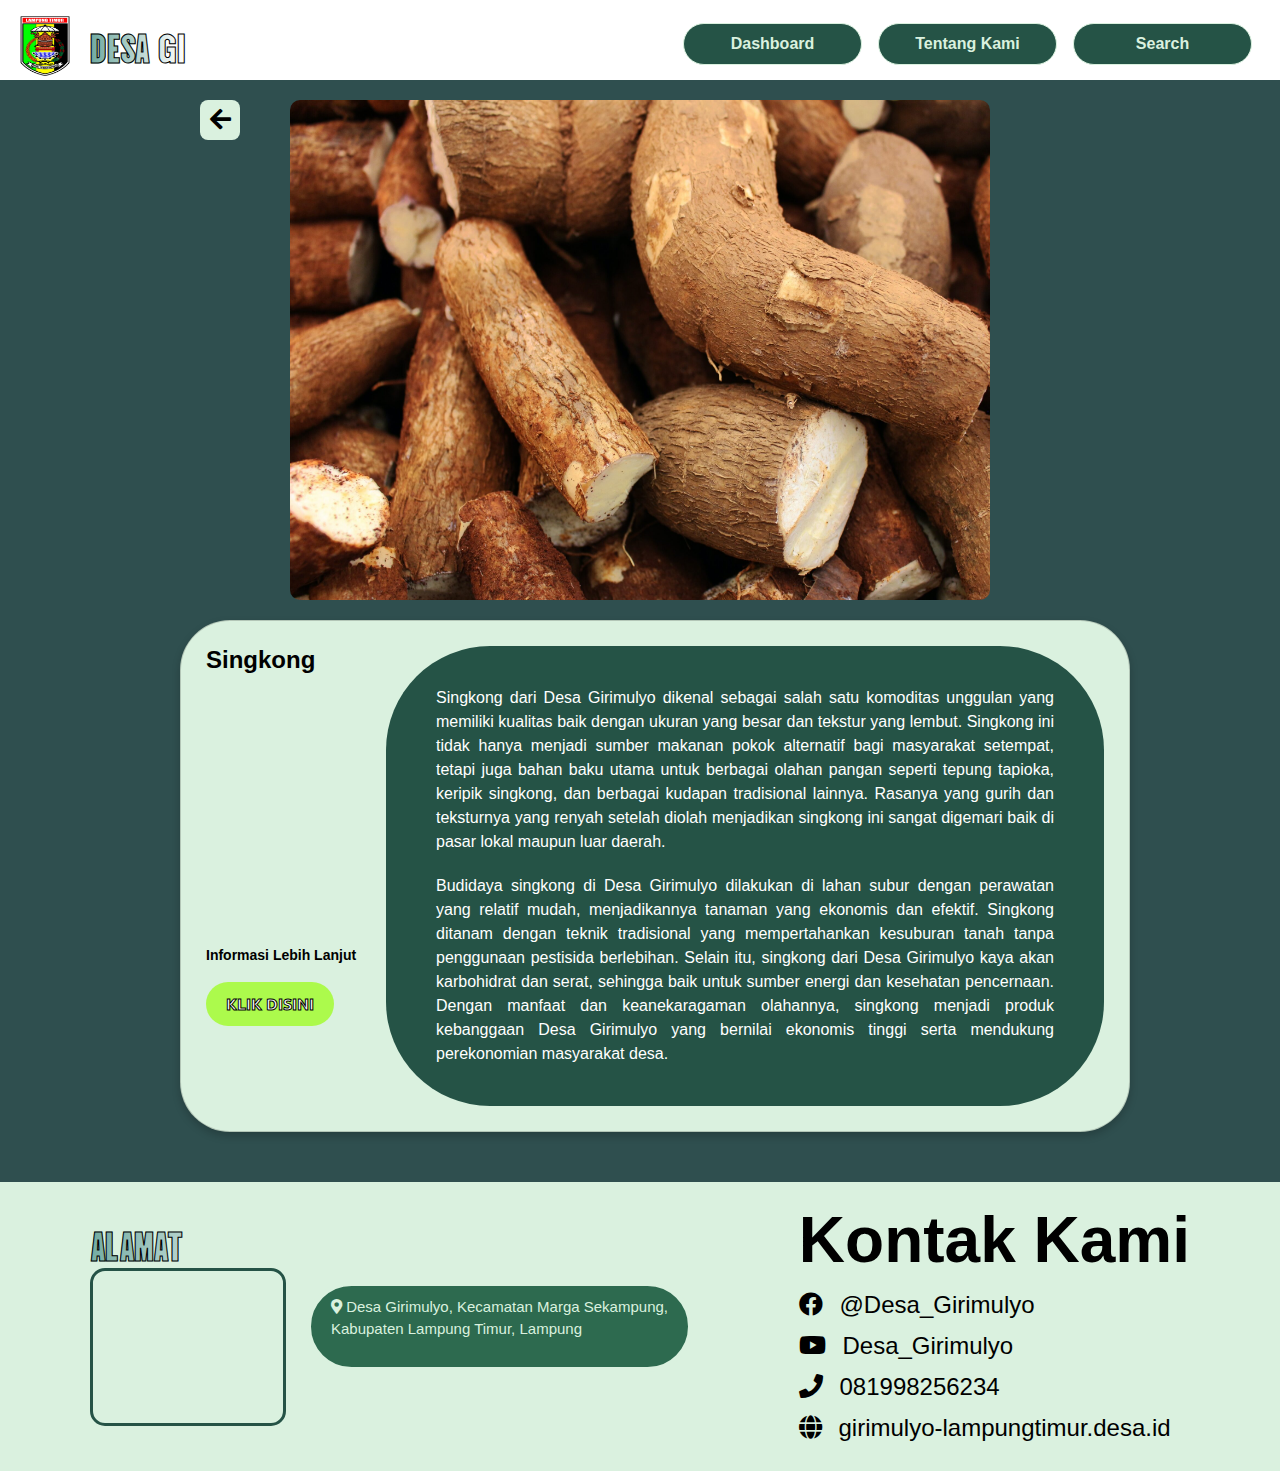
<file: produk/singkong.html>
<!DOCTYPE html>
<html lang="en">
<head>
    <meta charset="UTF-8">
    <meta name="viewport" content="width=device-width, initial-scale=1.0">
    <title>Singkong</title>
    <link rel="icon" href="../asset/logo.png" type="x-icon">
    <link rel="stylesheet" href="https://cdnjs.cloudflare.com/ajax/libs/font-awesome/5.15.3/css/all.min.css">
    <link rel="stylesheet" href="css/bootstrap.min.css">
    <link rel="stylesheet" href="css/styles.css">
</head>
<body>
    <header class="py-3">
        <div class="container-fluid d-flex justify-content-between align-items-center px-0">
          <div class="d-flex align-items-center">
            <img src="../asset/logo.png" alt="Logo Desa Girimulyo" class="mr-2" style="width: 50px;">
            <h1 id="judul" class="h4 mb-0 stroked-text ml-10"></h1>
          </div>
          <nav class="ml-auto">
            <ul class="nav">
                <div class="dashboard">
                    <li class="nav-item mx-2"><a href="../index.php" class="nav-link">Dashboard</a></li>
                </div>
                <div class="tentang-kami">
                    <li class="nav-item mx-2"><a href="../tentang_kami/index.html" class="nav-link">Tentang Kami</a></li>
                </div>
                <div class="search">
                    <li class="nav-item mx-2"><a href="../search.php" class="nav-link">Search</a></li>
                </div>
            </ul>
          </nav>
        </div>
    </header>
    
    <div class="main-content">
        <button class="back-button"><i class="fas fa-arrow-left"></i></button>
        <img src="assets/singkong.jpg" alt="Gambar singkong" class="main-image">
    </div>

    <div class="card">
        <div class="left-section">
            <h2><strong>Singkong</strong></h2>
            <p><strong>Informasi Lebih Lanjut</strong></p>
            <a href="https://wa.me/6282282105258" class="button">KLIK DISINI</a>
        </div>
        <div class="right-section">
            <p>
                Singkong dari Desa Girimulyo dikenal sebagai salah satu komoditas unggulan yang memiliki kualitas baik dengan ukuran yang besar dan tekstur yang lembut. Singkong ini tidak hanya menjadi sumber makanan pokok alternatif bagi masyarakat setempat, tetapi juga bahan baku utama untuk berbagai olahan pangan seperti tepung tapioka, keripik singkong, dan berbagai kudapan tradisional lainnya. Rasanya yang gurih dan teksturnya yang renyah setelah diolah menjadikan singkong ini sangat digemari baik di pasar lokal maupun luar daerah.
            </p>
            <p>
                Budidaya singkong di Desa Girimulyo dilakukan di lahan subur dengan perawatan yang relatif mudah, menjadikannya tanaman yang ekonomis dan efektif. Singkong ditanam dengan teknik tradisional yang mempertahankan kesuburan tanah tanpa penggunaan pestisida berlebihan. Selain itu, singkong dari Desa Girimulyo kaya akan karbohidrat dan serat, sehingga baik untuk sumber energi dan kesehatan pencernaan. Dengan manfaat dan keanekaragaman olahannya, singkong menjadi produk kebanggaan Desa Girimulyo yang bernilai ekonomis tinggi serta mendukung perekonomian masyarakat desa.
            </p>
        </div>
    </div>

    <div class="container-fluid footer">
        <div class="alamat-section">
            <div class="map-section">
                <h1 class="h4 mb-0 stroked-text ml-10">ALAMAT</h1>
                <iframe src="https://www.google.com/maps/embed?pb=!1m18!1m12!1m3!1d127116.82350003041!2d105.62382669099243!3d-5.3556621307478265!2m3!1f0!2f0!3f0!3m2!1i1024!2i768!4f13.1!3m3!1m2!1s0x2e40fa74b7e221d5%3A0x817a9b8bad9cd211!2sGiri%20Mulyo%2C%20Marga%20Sekapung%2C%20East%20Lampung%20Regency%2C%20Lampung!5e0!3m2!1sen!2sid!4v1731400638124!5m2!1sen!2sid" allowfullscreen="" loading="lazy" referrerpolicy="no-referrer-when-downgrade"></iframe>
            </div>
            <div class="alamat-text">
                <p>
                    <i class="fas fa-map-marker-alt"></i>
                        Desa Girimulyo, Kecamatan Marga Sekampung,
                        <br/>
                        Kabupaten Lampung Timur, Lampung
                </p>
            </div>
        </div>
        <div class="kontak-section">
            <h2>Kontak Kami</h2>
            <p><i class="fab fa-facebook"></i> <a href="https://www.facebook.com/groups/3335658526505631/?ref=share&mibextid=NSMWBT">@Desa_Girimulyo</a></p>
            <p><i class="fab fa-youtube"></i> <a href="https://youtube.com/@gmcreatortmmediajalanan?si=clgJOhPXx8Bg_s9J">Desa_Girimulyo</a></p>
            <p><i class="fas fa-phone"></i> <a href="https://wa.me/6281998256234">081998256234</a></p>
            <p><i class="fas fa-globe"></i> <a href="http://girimulyo-lampungtimur.desa.id/">girimulyo-lampungtimur.desa.id</a></p>
        </div>
    </div>


    <script src="script_produk.js"></script>
</body>
</html>
</file>
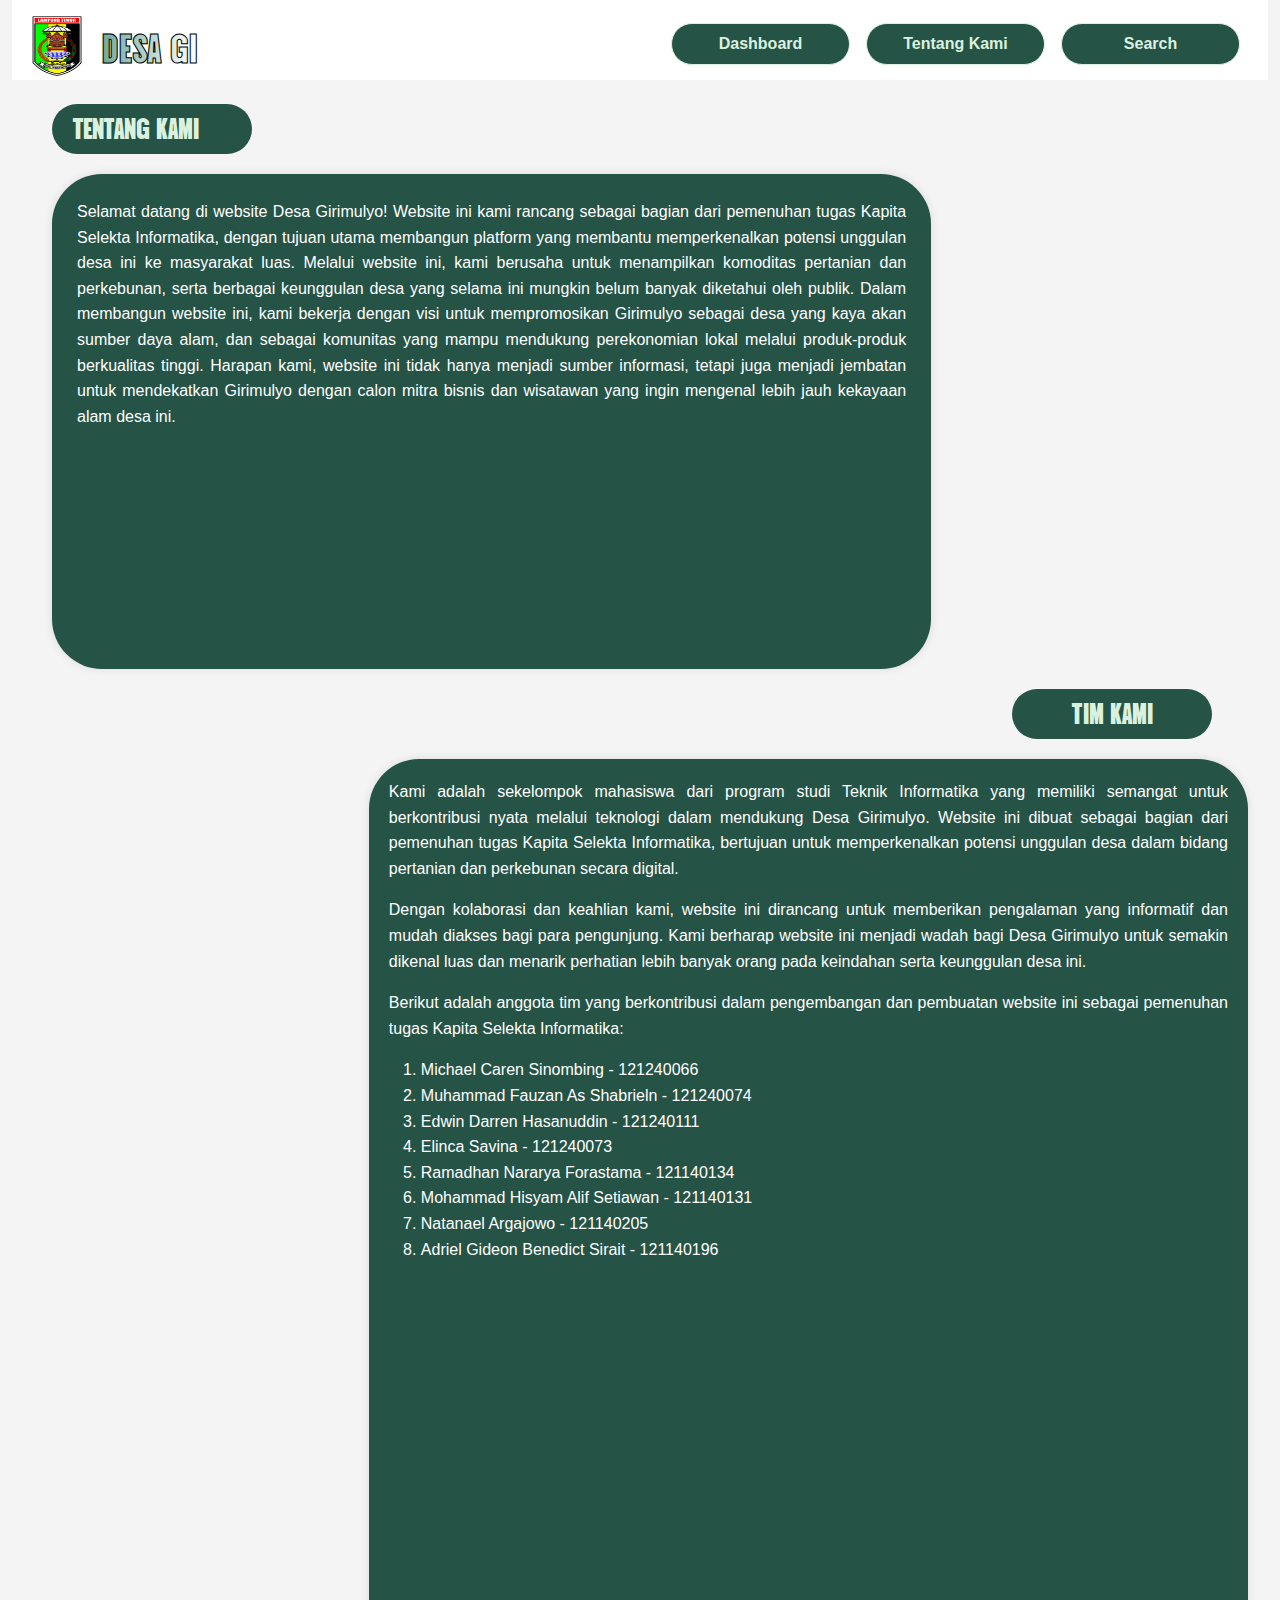
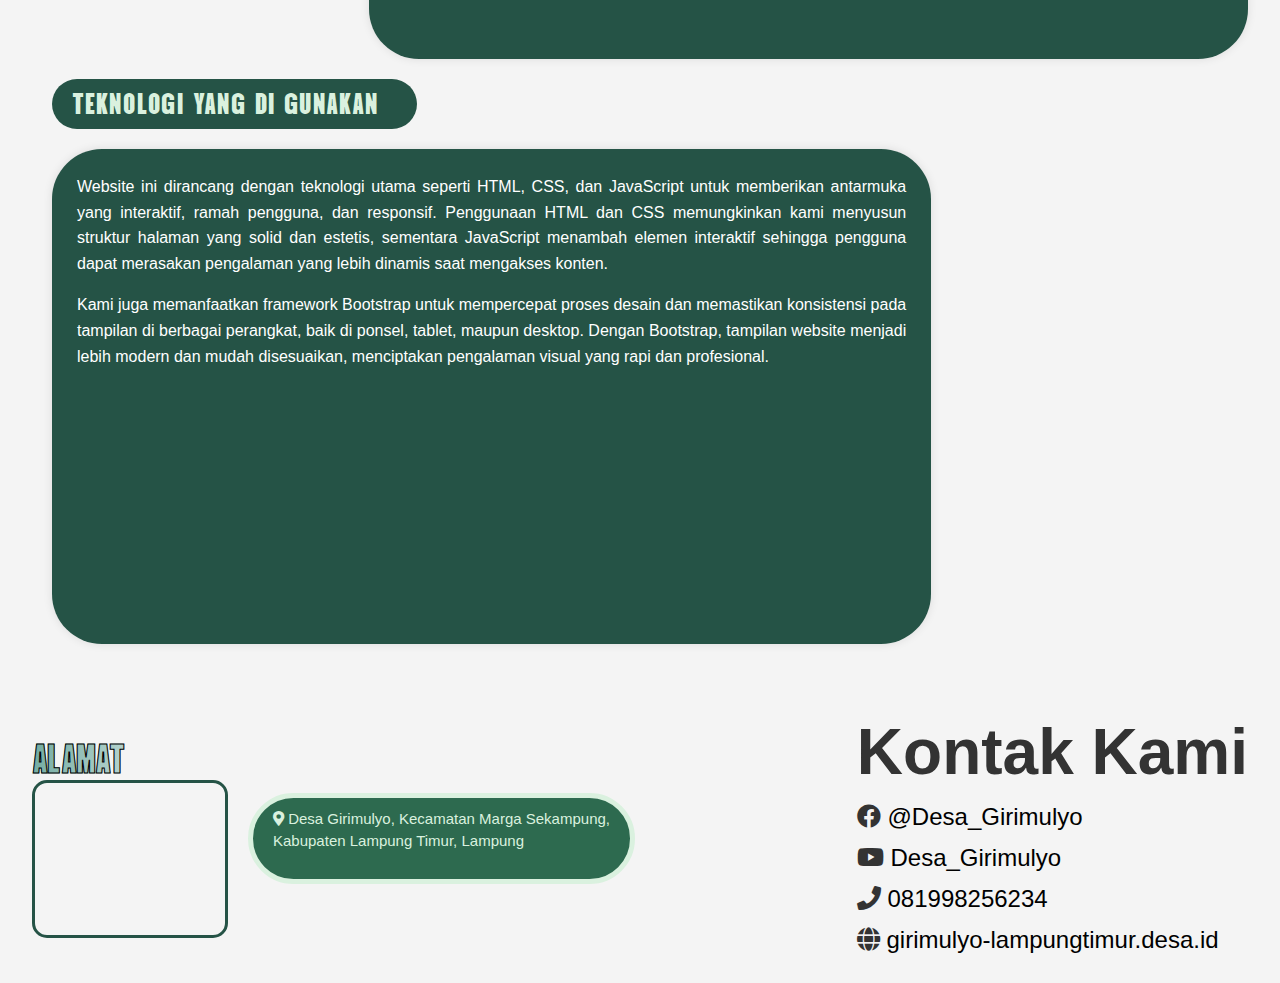
<file: tentang_kami/admin.html>
<!DOCTYPE html>
<html lang="en">
<head>
    <meta charset="UTF-8">
    <meta name="viewport" content="width=device-width, initial-scale=1.0">
    <title>Desa Girimulyo</title>
   <link rel="stylesheet" href="css/bootstrap.min.css">
    <link rel="stylesheet" href="https://cdnjs.cloudflare.com/ajax/libs/font-awesome/5.15.3/css/all.min.css">
    <link rel="stylesheet" href="css/styles.css">
</head>
<body>
    <div class="container-fluid">
        <div class="container-fluid px-0">
            <header class="py-3">
                <div class="container-fluid d-flex justify-content-between align-items-center px-0">
                  <div class="d-flex align-items-center">
                    <img src="../asset/logo.png" alt="Logo Desa Girimulyo" class="mr-2" style="width: 50px;">
                    <h1 id="judul" class="h4 mb-0 stroked-text ml-10"></h1>
                  </div>
                    <nav class="ml-auto">
                        <ul class="nav">
                            <div class="dashboard">
                                <li class="nav-item mx-2"><a href="../admin.php" class="nav-link">Dashboard</a></li>
                            </div>
                            <div class="tentang-kami">
                                <li class="nav-item mx-2"><a href="#" class="nav-link">Tentang Kami</a></li>
                            </div>
                            <div class="search">
                                <li class="nav-item mx-2"><a href="../search.php" class="nav-link">Search</a></li>
                            </div>
                        </ul>
                    </nav>
                </div>
            </header>
        </div>

        <!-- Content -->
        <div class="container-fluid mt-4 px-0 main">
            <div class="section-title">TENTANG KAMI</div>
            <div class="content-box">
                <p>Selamat datang di website Desa Girimulyo! Website ini kami rancang sebagai bagian dari pemenuhan tugas Kapita Selekta Informatika, dengan tujuan utama membangun platform yang membantu memperkenalkan potensi unggulan desa ini ke masyarakat luas. Melalui website ini, kami berusaha untuk menampilkan komoditas pertanian dan perkebunan, serta berbagai keunggulan desa yang selama ini mungkin belum banyak diketahui oleh publik. Dalam membangun website ini, kami bekerja dengan visi untuk mempromosikan Girimulyo sebagai desa yang kaya akan sumber daya alam, dan sebagai komunitas yang mampu mendukung perekonomian lokal melalui produk-produk berkualitas tinggi. Harapan kami, website ini tidak hanya menjadi sumber informasi, tetapi juga menjadi jembatan untuk mendekatkan Girimulyo dengan calon mitra bisnis dan wisatawan yang ingin mengenal lebih jauh kekayaan alam desa ini.</p>
            </div>

            <div class="section-title tim-kami">TIM KAMI</div>
            <div class="content-box-1">
                <p>Kami adalah sekelompok mahasiswa dari program studi Teknik Informatika yang memiliki semangat untuk berkontribusi nyata melalui teknologi dalam mendukung Desa Girimulyo. Website ini dibuat sebagai bagian dari pemenuhan tugas Kapita Selekta Informatika, bertujuan untuk memperkenalkan potensi unggulan desa dalam bidang pertanian dan perkebunan secara digital.</p>
                <p>Dengan kolaborasi dan keahlian kami, website ini dirancang untuk memberikan pengalaman yang informatif dan mudah diakses bagi para pengunjung. Kami berharap website ini menjadi wadah bagi Desa Girimulyo untuk semakin dikenal luas dan menarik perhatian lebih banyak orang pada keindahan serta keunggulan desa ini.</p>
                <p>Berikut adalah anggota tim yang berkontribusi dalam pengembangan dan pembuatan website ini sebagai pemenuhan tugas Kapita Selekta Informatika:</p>
                <ol>
                    <li>Michael Caren Sinombing - 121240066</li>
                    <li>Muhammad Fauzan As Shabrieln - 121240074</li>
                    <li>Edwin Darren Hasanuddin - 121240111</li>
                    <li>Elinca Savina - 121240073</li>
                    <li>Ramadhan Nararya Forastama - 121140134</li>
                    <li>Mohammad Hisyam Alif Setiawan - 121140131</li>
                    <li>Natanael Argajowo - 121140205</li>
                    <li>Adriel Gideon Benedict Sirait - 121140196</li>
                </ol>
            </div>

            <div class="section-title-1">TEKNOLOGI YANG DI GUNAKAN</div>
            <div class="content-box">
                <p>Website ini dirancang dengan teknologi utama seperti HTML, CSS, dan JavaScript untuk memberikan antarmuka yang interaktif, ramah pengguna, dan responsif. Penggunaan HTML dan CSS memungkinkan kami menyusun struktur halaman yang solid dan estetis, sementara JavaScript menambah elemen interaktif sehingga pengguna dapat merasakan pengalaman yang lebih dinamis saat mengakses konten.</p>
                <p>Kami juga memanfaatkan framework Bootstrap untuk mempercepat proses desain dan memastikan konsistensi pada tampilan di berbagai perangkat, baik di ponsel, tablet, maupun desktop. Dengan Bootstrap, tampilan website menjadi lebih modern dan mudah disesuaikan, menciptakan pengalaman visual yang rapi dan profesional.</p>
            </div>

            <!-- Footer -->
            <div class="container-fluid footer">
                <div class="alamat-section">
                    <div class="map-section">
                        <h1 class="h4 mb-0 stroked-text ml-10">ALAMAT</h1>
                        <iframe src="https://www.google.com/maps/embed?pb=!1m18!1m12!1m3!1d127116.82350003041!2d105.62382669099243!3d-5.3556621307478265!2m3!1f0!2f0!3f0!3m2!1i1024!2i768!4f13.1!3m3!1m2!1s0x2e40fa74b7e221d5%3A0x817a9b8bad9cd211!2sGiri%20Mulyo%2C%20Marga%20Sekapung%2C%20East%20Lampung%20Regency%2C%20Lampung!5e0!3m2!1sen!2sid!4v1731400638124!5m2!1sen!2sid" allowfullscreen="" loading="lazy" referrerpolicy="no-referrer-when-downgrade"></iframe>
                    </div>
                    <div class="alamat-text">
                        <p>
                            <i class="fas fa-map-marker-alt"></i>
                                Desa Girimulyo, Kecamatan Marga Sekampung,
                                <br/>
                                Kabupaten Lampung Timur, Lampung
                        </p>
                    </div>
                </div>
                <div class="kontak-section">
                    <h2>Kontak Kami</h2>
                    <p><i class="fab fa-facebook"></i> <a href="https://www.facebook.com/groups/3335658526505631/?ref=share&mibextid=NSMWBT">@Desa_Girimulyo</a></p>
                    <p><i class="fab fa-youtube"></i> <a href="https://youtube.com/@gmcreatortmmediajalanan?si=clgJOhPXx8Bg_s9J">Desa_Girimulyo</a></p>
                    <p><i class="fas fa-phone"></i> <a 
                        href="https://wa.me/6281998256234?text=Halo, saya tertarik dengan produk di Desa Girimulyo. Apakah bisa bertanya lebih lanjut?" 
                        target="_blank">
                        081998256234
                    </a></p>
                    <p><i class="fas fa-globe"></i> <a href="http://girimulyo-lampungtimur.desa.id/">girimulyo-lampungtimur.desa.id</a></p>
                </div>
            </div>
        </div>
    </div>

   <script src="script_tk.js"></script>
</body>
</html>
</file>
<file: tentang_kami/css/styles.css>
@import url('https://fonts.googleapis.com/css2?family=Vina+Sans&display=swap');

/* Gaya Umum */
body {
    font-family: Arial, sans-serif; /* Mengatur font utama pada seluruh halaman */
    background-color: #f4f4f4; /* Warna latar belakang halaman */
    color: #333; /* Warna teks utama */
}

/* Gaya Navbar */
header {
    padding: 20px;
    height: 80px;
    background-color: #fff;
}
header img {
    height: 60px;
    margin-right: 20px;
}

header h1 {
    font-family: "Vina Sans", sans-serif;
    font-weight: 400;
    font-style: normal;
    font-size: 40px;
    margin: 0;
    background: linear-gradient(90deg, #70AAA0, #ffff); 
    -webkit-background-clip: text;
    background-clip: text;
    -webkit-text-fill-color: transparent;
}

.stroked-text {
    color: transparent; 
    -webkit-text-stroke: 1px #000000; 
    font-size: 40px;
}

.nav .dashboard{
    width: 195px;
    height: 46px;
}

.nav .tentang-kami{
    width: 195px;
    height: 46px;
}

.nav .search{
    width: 195px;
    height: 46px;
}


.nav .dashboard .nav-link{
    background: #255346;
    border: 1px solid;
    border-radius: 50px;
    color: #DAF1DF;
    text-align: center;
    font-family: "Poppins", sans-serif;
    font-weight: bold;
}

.nav .tentang-kami .nav-link{
    background-color: #255346;
    border: 1px solid;
    border-radius: 50px;
    color: #DAF1DF;
    text-align: center;
    font-family: "Poppins", sans-serif;
    font-weight: bold;
}

.nav .search .nav-link{
    background-color: #255346;
    border: 1px solid;
    border-radius: 50px;
    color: #DAF1DF;
    text-align: center;
    font-family: "Poppins", sans-serif;
    font-weight: bold;
}

.nav .dashboard .nav-link:hover{
    background-color: #399918;
    border: 1px solid;
    border-color: #000;
}

.nav .tentang-kami .nav-link:hover{
    background-color: #399918;
    border: 1px solid;
    border-color: #000;
}

.nav .search .nav-link:hover{
    background-color: #399918;
    border: 1px solid;
    border-color: #000;
}

/* Gaya Judul Section */
.section-title {
    width: 200px;
    height: 50px;
    background-color: #255346; /* Warna latar belakang untuk judul section */
    color: #DAF1DF; /* Warna teks pada judul section */
    padding: 10px 20px; /* Jarak di sekitar teks judul */
    border-radius: 50px; /* Membuat sudut menjadi melingkar */
    font-size: 30px; /* Ukuran font pada judul section */
    font-weight: 500; /* Membuat teks pada judul section menjadi tebal */
    text-align: left; /* Mengatur teks judul rata kiri */
    line-height: 25px;
    margin-bottom: 15px; /* Jarak bawah pada judul section */
    font-family: 'vina sans';
    font-style: normal; 
}

.section-title-1 {
    width: 365px;
    height: 50px;
    background-color: #255346; /* Warna latar belakang untuk varian judul section */
    color: #DAF1DF; /* Warna teks untuk varian judul section */
    padding: 10px 20px;
    border-radius: 50px;
    font-size: 30px;
    font-weight: 500;
    text-align: left;
    line-height: 25px;
    margin-bottom: 15px;
    font-family: 'vina sans';
    font-style: normal;
    letter-spacing: 2px;
}

/* Gaya Kotak Konten */
.content-box {
    background-color: #255346; /* Warna latar belakang untuk kotak konten */
    padding: 25px; /* Jarak di dalam kotak konten */
    border-radius: 50px; /* Membuat sudut menjadi melingkar */
    margin-bottom: 20px; /* Jarak bawah antar kotak konten */
    box-shadow: 0 0 10px rgba(0, 0, 0, 0.1); /* Efek bayangan pada kotak */
    width: 145vh; /* Lebar kotak konten */
    height: 55vh; /* Tinggi kotak konten */
}

.content-box-1 {
    background-color: #255346; /* Warna latar belakang untuk varian kotak konten */
    padding: 20px;
    border-radius: 50px;
    margin-bottom: 20px;
    box-shadow: 0 0 10px rgba(0, 0, 0, 0.1);
    width: 145vh;
    height: 100vh;
    font-size: 16px; /* Ukuran teks dalam konten */
    line-height: 1.6; /* Jarak antar baris teks */
    color: #FFFFFF; /* Warna teks pada kotak konten */
    text-align: justify; /* Mengatur teks rata kanan-kiri */
    margin-left: auto; /* Menyusun elemen ke kanan */
}

.content-box p {
    font-size: 16px; /* Ukuran teks paragraf */
    line-height: 1.6; /* Jarak antar baris teks paragraf */
    color: #FFFFFF; /* Warna teks paragraf */
    text-align: justify; /* Mengatur teks paragraf rata kanan-kiri */
}

li {
    color: #FFFFFF; /* Warna teks untuk item daftar (li) */
}

.container-fluid .section-title{
    margin-left: 40px;
}

.container-fluid .section-title-1{
    margin-left: 40px;
}

.container-fluid .tim-kami{
    margin-left: 1000px;
    text-align: center;
}

.container-fluid .content-box{
    margin-left: 40px;
}

.container-fluid .content-box-1{
    margin-right: 20px;
}

/* Gaya Footer */
.footer {
    display: flex;
    align-items: center;
    justify-content: space-between;
    padding: 20px;
    margin-top: 50px;
    flex-wrap: wrap;
}

.alamat-section {
    display: flex;
    align-items: center;
}

.map-section h1{
    font-family: "Vina Sans", sans-serif;
    font-weight: 400;
    font-style: normal;
    font-size: 40px;
    margin: 0;
    background: linear-gradient(100deg, #70AAA0, #ffff); 
    -webkit-background-clip: text;
    background-clip: text;
    -webkit-text-fill-color: transparent;
}

.map-section .stroked-text{
    color: transparent; 
    -webkit-text-stroke: 1px #000000; 
    font-size: 40px;
}

.alamat-section iframe {
    border: 3px solid #255346;
    width: 196px;
    height: 158px;
    border-radius: 15px;
}

.alamat-section .alamat-text {
    background-color: #2d6a4f;
    color: white;
    padding: 10px 20px;
    border-radius: 50px;
    margin-left: 20px;
    border: 5px solid #DAF1DF;
}

.alamat-section .alamat-text p {
    font-size: 15px;
    color: #DAF1DF;
}

.kontak-section {
    text-align: right;
}

.kontak-section h2 {
    font-size: 64px;
    font-family: "Poppins", sans-serif;
    font-weight: bold;
    font-style: normal;
}

.kontak-section p {
    margin: 5px 0;
    font-size: 24px;
    font-family: "Poppins", sans-serif;
    text-align: left;
}

.kontak-section i {
    text-align: left ;
    font-size: 24px;
}

.kontak-section a{
    text-decoration: none;
    color: #000;
}

/* Responsif untuk layar kecil (ponsel) */
@media (max-width: 767px) {
    header {
        padding: 10px;
        height: auto;
    }

    header .h4 {
        font-size: 20px;
    }

    nav {
        display: flex;
        justify-content: center; 
        margin-top: 10px;
    }
    
    .nav {
        flex-direction: column; 
        align-items: center;
    }
    
    .nav .nav-item {
        margin-bottom: 10px; /* Tambahkan jarak antar item */
    }
    
    .nav .nav-link {
        width: 150px; /* Perkecil lebar tombol */
        font-size: 12px;
    }

    .section-title,
    .section-title-1 {
        font-size: 20px;
        margin: auto;
        text-align: center;
    }

    .main{
        display: flex;
        flex-direction: column;
        align-items: center;
    }

    .container-fluid .tim-kami {
        margin-left: auto; /* Menyesuaikan dengan pusat kontainer */
        margin-right: auto;
        text-align: center;
    }

    .content-box,
    .content-box-1 {
        width: 100%;
        padding: 15px;
        margin-top: 10px;
        height: auto;
    }

    .alamat-section {
        flex-direction: column;
        align-items: center;
        text-align: center;
        margin-left: 80px;
        /* margin-bottom: 30px; */
    }

    .alamat-section iframe {
        width: 100%;
        height: 200px;
    }

    .alamat-text {
        width: 100%;
        margin: 20px;
    }

    .kontak-section {
        text-align: center;
        margin-left: 130px;
    }

    .kontak-section h2 {
        font-size: 32px;
    }

    .kontak-section p {
        font-size: 18px;
    }
}


/* Responsif untuk layar sedang (tablet) */
@media (min-width: 768px) and (max-width: 991px) {
    header {
        padding: 15px;
        width: 100%;
        height: auto;
    }
    
    header img {
        height: 50px; /* Sedikit lebih besar dari smartphone */
        margin-right: 15px;
    }
    
    header h1 {
        font-size: 32px; /* Perbesar font */
        -webkit-text-stroke: 0.8px #000;
    }
    
    nav {
        margin-top: 0;
        justify-content: flex-end;
    }
    
    .nav {
        flex-direction: column; /* Kembali ke horizontal */
        justify-content: space-around;
    }
    
    .nav .nav-link {
        width: 170px; /* Sedikit lebih besar */
        font-size: 14px;
    }

    .section-title,
    .section-title-1 {
        width: 310px;
        font-size: 24px;
    }

    .container-fluid .tim-kami {
        text-align: center; /* Untuk meratakan teks di tengah */
        margin: 0 auto; /* Mengatur margin agar elemen tetap di tengah */
    }

    .content-box,
    .content-box-1 {
        width: 90%;
        padding: 20px;
        margin: 20px auto;
    }

    
}

/* Responsif untuk layar besar */
@media (min-width: 1200px) {
    .content-box,
    .content-box-1 {
        width: 70%;
        margin: 20px auto;
    }

    .kontak-section h2 {
        font-size: 64px;
    }
}
</file>
<file: produk/css/styles.css>
@import url('https://fonts.googleapis.com/css2?family=Ubuntu:ital,wght@0,300;0,400;0,500;0,700;1,300;1,400;1,500;1,700&family=Vina+Sans&display=swap');

/* General Styling */
body {
    margin: 0;
    font-family: Arial, sans-serif;
    background-color: #2F4F4F;
    color: #FFFFFF;
}

/* Header */
header {
    padding: 20px;
    height: 80px;
    background-color: #fff;
}
header img {
    height: 60px;
    margin-right: 20px;
}

header h1 {
    font-family: "Vina Sans", sans-serif;
    font-weight: 400;
    font-style: normal;
    font-size: 40px;
    margin: 0;
    background: linear-gradient(90deg, #70AAA0, #ffff); 
    -webkit-background-clip: text;
    background-clip: text;
    -webkit-text-fill-color: transparent;
}

.stroked-text {
    color: transparent; 
    -webkit-text-stroke: 1px #000000; 
    font-size: 40px;
}

.nav .dashboard{
    width: 195px;
    height: 46px;
}

.nav .tentang-kami{
    width: 195px;
    height: 46px;
}

.nav .search{
    width: 195px;
    height: 46px;
}


.nav .dashboard .nav-link{
    background: #255346;
    border: 1px solid;
    border-radius: 50px;
    color: #DAF1DF;
    text-align: center;
    font-family: "Poppins", sans-serif;
    font-weight: bold;
}

.nav .tentang-kami .nav-link{
    background-color: #255346;
    border: 1px solid;
    border-radius: 50px;
    color: #DAF1DF;
    text-align: center;
    font-family: "Poppins", sans-serif;
    font-weight: bold;
}

.nav .search .nav-link{
    background-color: #255346;
    border: 1px solid;
    border-radius: 50px;
    color: #DAF1DF;
    text-align: center;
    font-family: "Poppins", sans-serif;
    font-weight: bold;
}

.nav .dashboard .nav-link:hover{
    background-color: #399918;
    border: 1px solid;
    border-color: #000;
}

.nav .tentang-kami .nav-link:hover{
    background-color: #399918;
    border: 1px solid;
    border-color: #000;
}

.nav .search .nav-link:hover{
    background-color: #399918;
    border: 1px solid;
    border-color: #000;
}


/* Main Content */
.main-content {
    position: relative;
    display: flex;
    justify-content: center;
    padding: 20px;
}

.main-image {
    width: 700px;
    height: 500px;
    border-radius: 10px;
}

.back-button {
    position: absolute;
    top: 20px;
    left: 200px;
    background-color: #DAF1DF;
    color: black;
    border: none;
    font-size: 24px;
    border-radius: 20%;
    width: 40px;
    height: 40px;
    cursor: pointer;
    z-index: 10;
}

.back-button:hover {
    background-color: #A0C4C4;
}

/* Card */
.card {
    display: flex;
    background-color: #DAF1DF;
    border-radius: 50px;
    padding: 25px;
    max-width: 950px;
    box-shadow: 0px 4px 8px rgba(0, 0, 0, 0.2);
    margin-left: 180px;
}

.left-section {
    flex: 1;
    color: black;
}

.left-section h2 {
    font-size: 24px;
    margin: 0;
}

.left-section p {
    font-size: 14px;
    padding-top: 270px;
}

.right-section {
    flex: 4;
    padding: 20px;
    margin-left: 180px;
    border-radius: 104px;
    background-color: #255346;
    color: #FFFFFF;
    margin-top: -390px;
}

.right-section p {
    font-size: 16px;
    margin: 20px 30px;
    text-align: justify;
}

/* Description Section */
.description {
    background-color: #A3C4BC;
    color: #2F4F4F;
    padding: 20px;
    margin: 20px auto;
    width: 80%;
    border-radius: 10px;
}

.description h2 {
    font-size: 24px;
    color: #2F4F4F;
}

.description p {
    margin: 10px 0;
}

/* Button Styling */
.button {
    display: inline-block;
    background-color: #ACFA4C;
    color: #FFFFFF;
    padding: 10px 20px;
    margin-bottom: 10px;
    border-radius: 50px;
    text-decoration: none;
    font-weight: bold;
    font-family: "ubuntu";
    -webkit-text-stroke: 1px black;
}

.button:hover {
    background-color: #6C8A82;
}

/* Footer */
.footer {
    display: flex;
    align-items: center;
    justify-content: space-between;
    padding: 20px;
    margin-top: -50px;
    background-color: #DAF1DF;
    height: auto;
    margin-top: 50px;
    flex-wrap: wrap;
}

.alamat-section {
    display: flex;
    align-items: center;
}

.map-section h1{
    font-family: "Vina Sans", sans-serif;
    font-weight: 400;
    font-style: normal;
    font-size: 40px;
    margin: 0;
    background: linear-gradient(100deg, #70AAA0, #ffff); 
    -webkit-background-clip: text;
    background-clip: text;
    -webkit-text-fill-color: transparent;
    margin-left: 70px;
}

.map-section .stroked-text{
    color: transparent; 
    -webkit-text-stroke: 1px #000000; 
    font-size: 40px;
}

.alamat-section iframe {
    border: 3px solid #255346;
    width: 196px;
    height: 158px;
    border-radius: 15px;
    margin-left: 70px;
}

.alamat-section .alamat-text {
    background-color: #2d6a4f;
    color: white;
    padding: 10px 20px;
    border-radius: 50px;
    margin-left: 20px;
    border: 5px solid #DAF1DF;
}

.alamat-section .alamat-text p {
    font-size: 15px;
    color: #DAF1DF;
}

.kontak-section {
    text-align: right;
}

.kontak-section h2 {
    font-size: 64px;
    font-family: "Poppins", sans-serif;
    font-weight: bold;
    font-style: normal;
    margin-top: 0px;
    color: #000;
    margin-right: 70px;
}

.kontak-section p {
    margin: 5px 0;
    font-size: 24px;
    font-family: "Poppins", sans-serif;
    color: #000;
    margin-right: 70px;
    text-align: left;
}

.kontak-section i {
    margin-right: 10px;
    font-size: 24px;
    text-align: left;
}

.kontak-section a{
    text-decoration: none;
    color: #000;
}

/* --- Tablet (max-width: 992px) --- */
@media (max-width: 992px) {
    body {
        font-size: 16px; /* Ukuran font lebih kecil untuk layar tablet */
    }

    header h1 {
        font-size: 24px; /* Sesuaikan ukuran heading */
    }

    .main-content {
        flex-direction: column; /* Tampilkan konten secara vertikal */
        padding: 10px;
        margin-top: 10px;
        margin-bottom: 10px;
        display: flex; /* Gunakan Flexbox */
        justify-content: center; /* Pusatkan secara horizontal */
        align-items: center; /* Pusatkan secara vertikal */
    }

    .main-image {
        width: 500px; /* Lebar penuh untuk gambar utama */
        height: auto; /* Tinggi menyesuaikan */
    }

    .card {
        flex-direction: column; /* Susun vertikal */
        margin-left: 0; /* Hapus margin kiri */
    }

     .right-section li {
        margin-left: 0; /* Hilangkan margin tambahan */
        margin-top: 10px;
        padding: 15px;
    }

    
}

/* --- Ponsel (max-width: 768px) --- */
@media (max-width: 768px) {
    header {
        height: auto;
        padding: 10px;
    }

    header h1 {
        font-size: 24px; /* Heading lebih kecil untuk ponsel */
    }

    nav {
        display: flex;
        justify-content: center;
        margin-top: 10px;
    }

    .nav {
        flex-direction: column;
        align-items: center;
    }

    .nav .nav-item {
        margin-bottom: 10px;
    }

    .nav .nav-link {
        width: 150px;
        font-size: 12px;
    }

    .main-content {
        padding: 5px;
    }

    .back-button {
        top: 10px; /* Kurangi jarak dari atas */
        left: 10px; /* Kurangi jarak dari kiri */
        padding: 8px; /* Ukuran tombol lebih kecil */
        font-size: 14px; /* Ukuran font lebih kecil */
    }

    .main-image {
        width: 250px; /* Lebar penuh untuk gambar utama */
        height: auto; /* Tinggi menyesuaikan */
        text-align: center;
    }

    .container{
        flex-direction: column;
        align-items: center;
        text-align: center;
    }

    .alamat-section {
        flex-direction: column;
        text-align: center;
        align-items: center;
        margin-bottom: 20px;
        margin-left: 30px;
    }

    .alamat-section iframe {
        width: 100%;
        height: 200px;
        text-align: center;
        align-items: center;
        margin-bottom: 15px;
    }

    .map-section {
        margin-right: 130px;
    }

    .alamat-text {
        padding-left: 300px;
    }

    .kontak-section {
        text-align: center;
        margin-left: 150px;
    }

    .kontak-section h2 {
        font-size: 36px;
    }

    .kontak-section p {
        font-size: 18px;
    }
}
</file>
